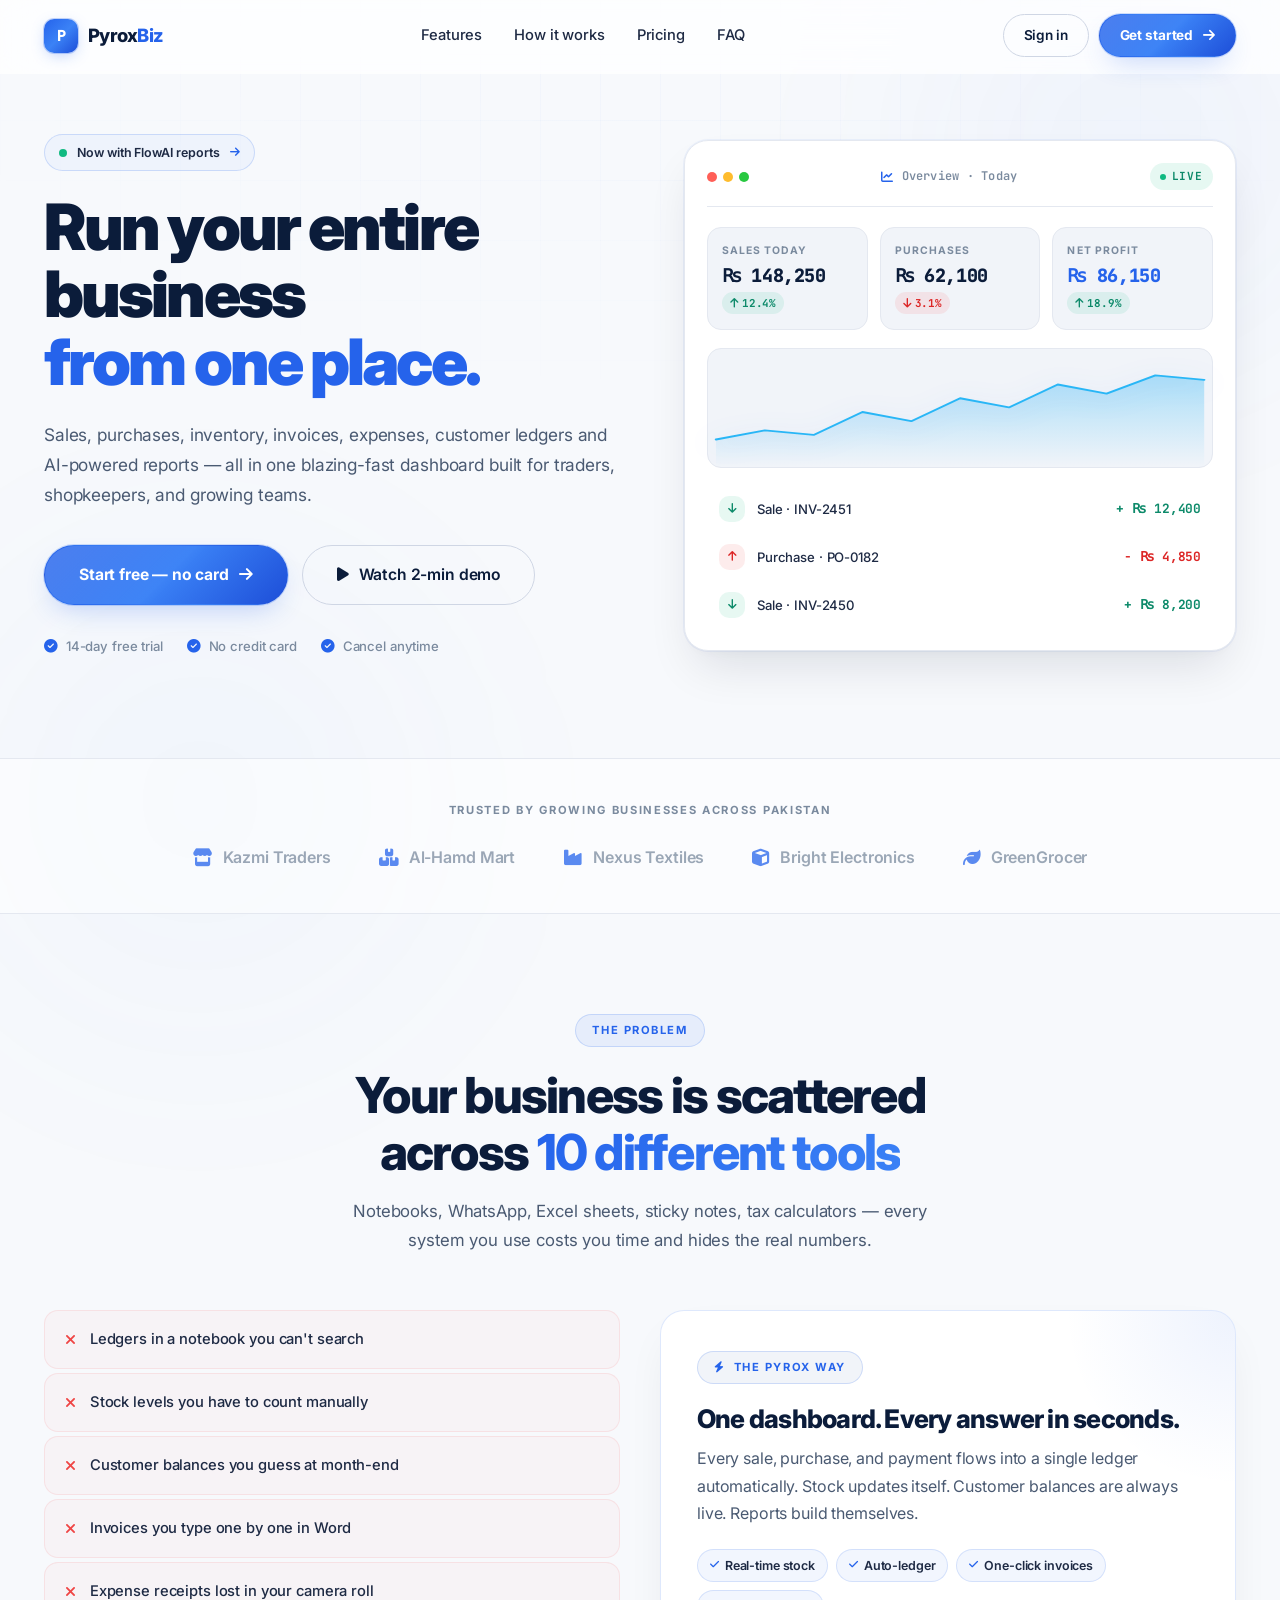
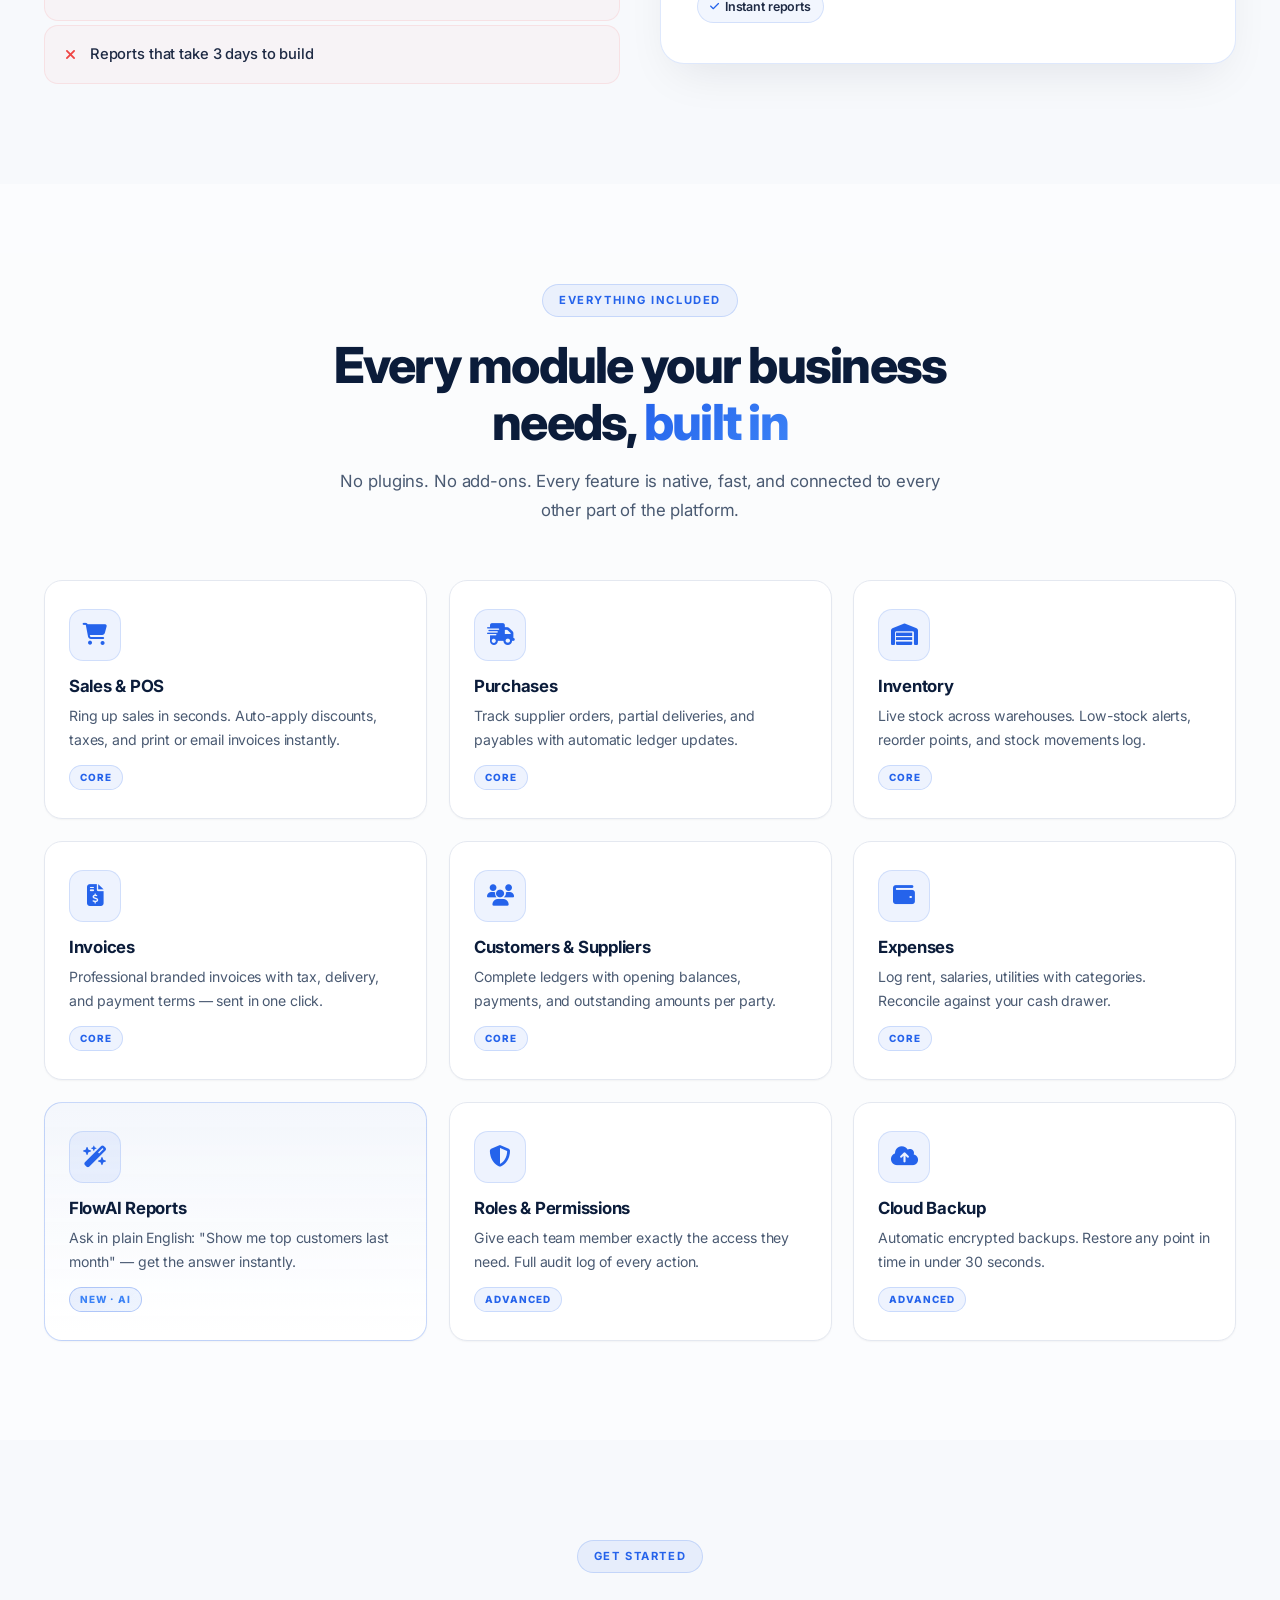
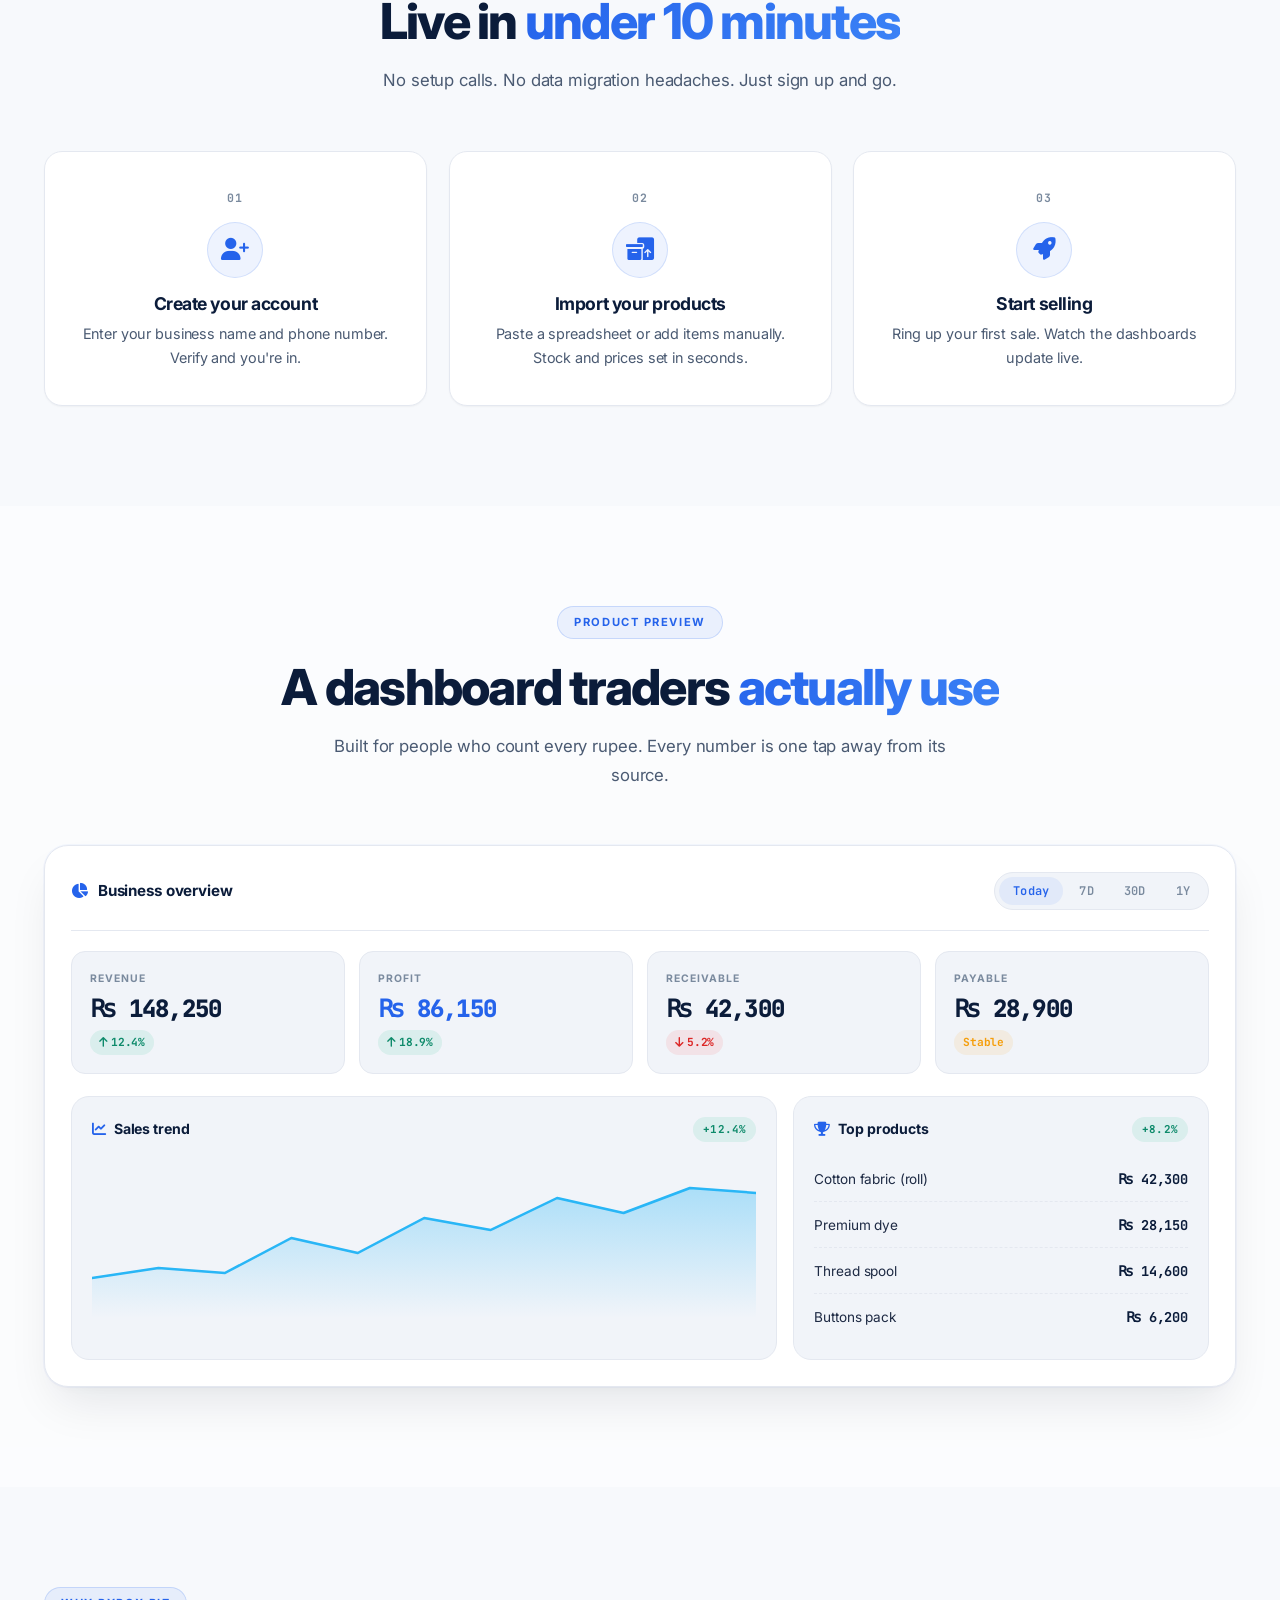
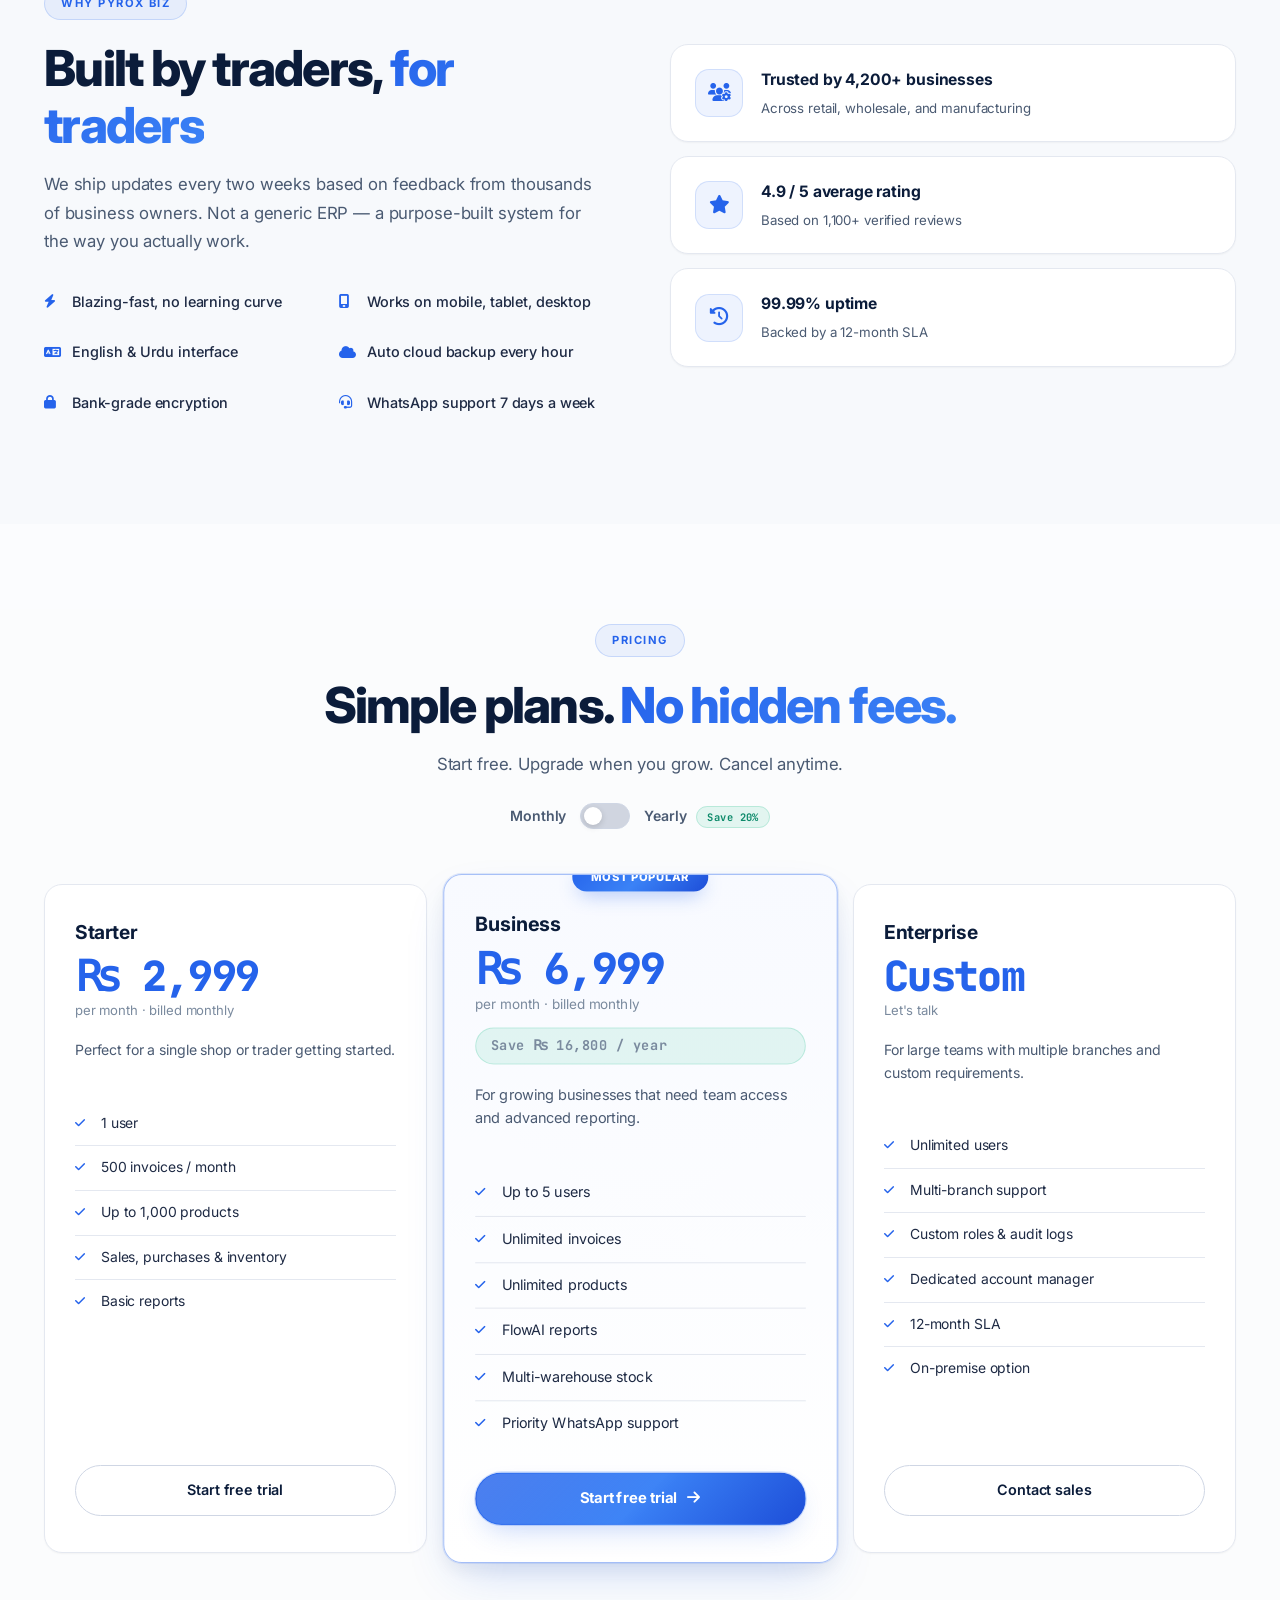
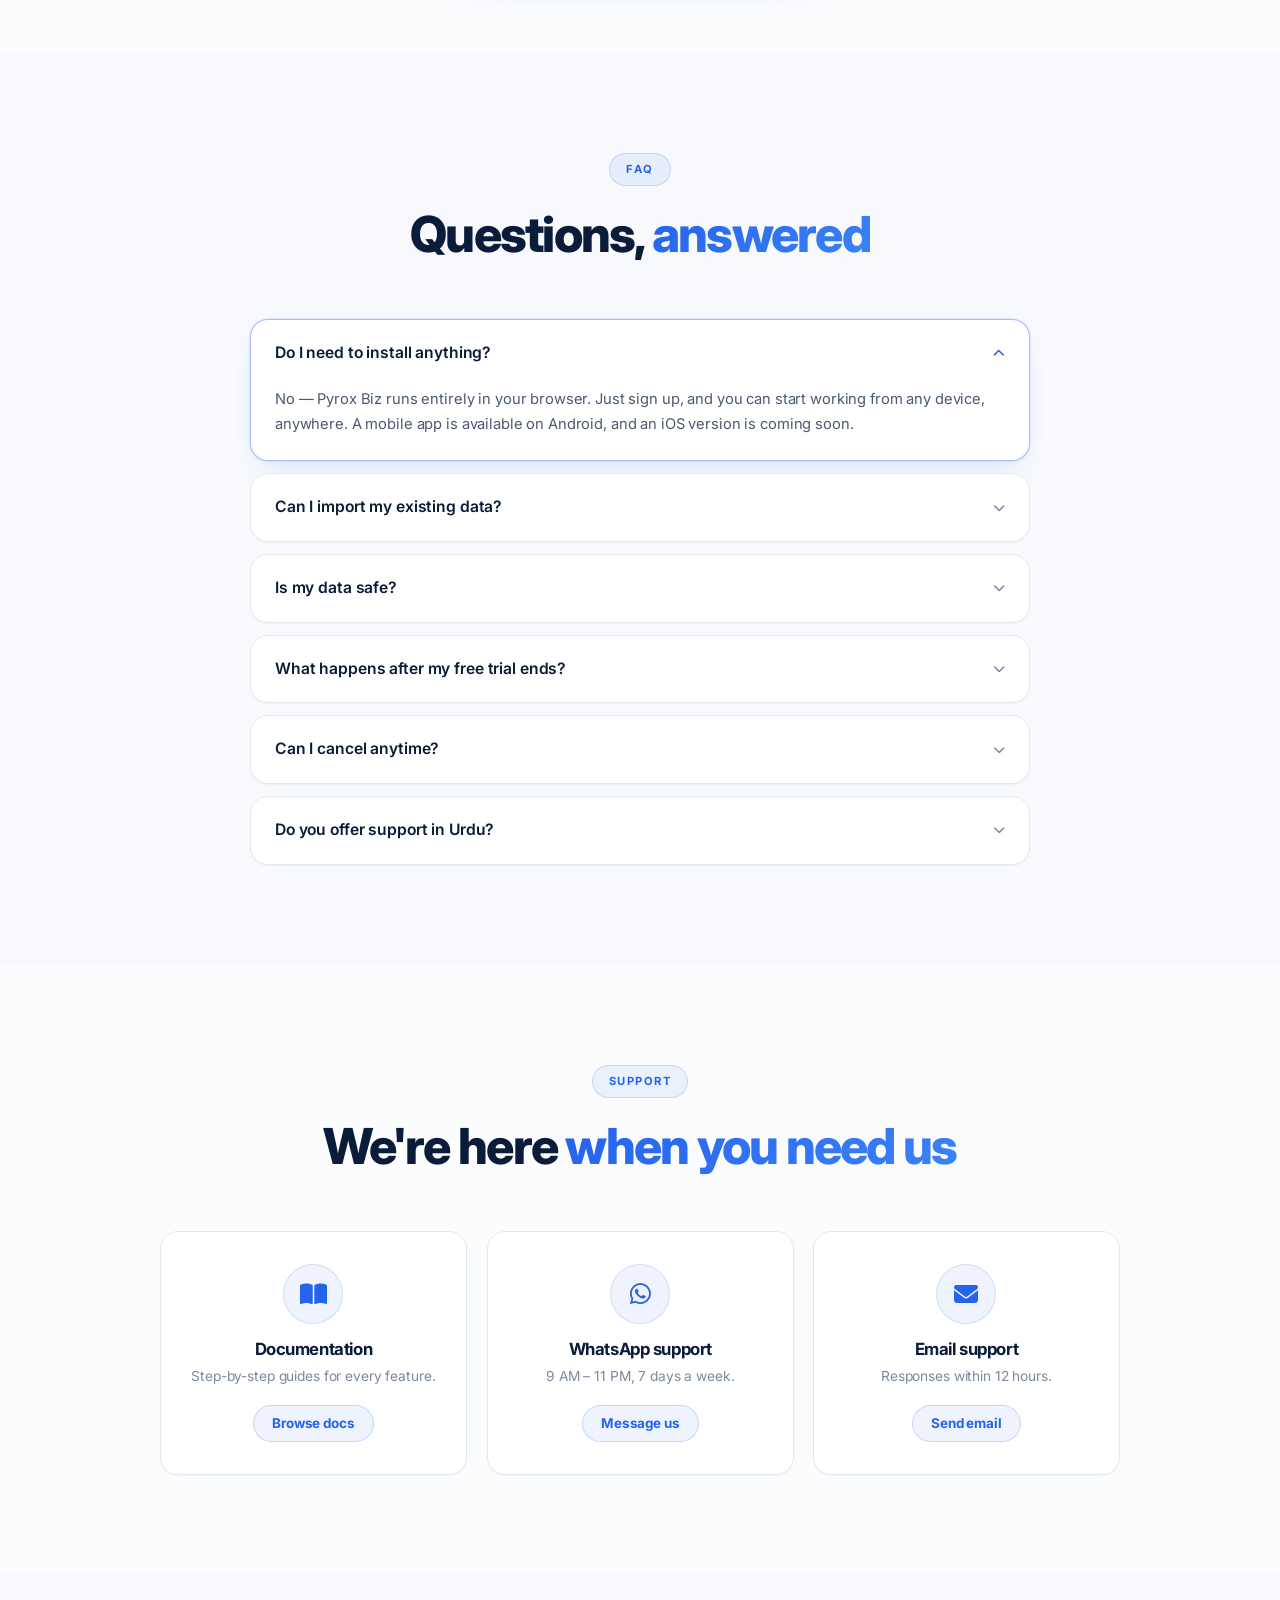
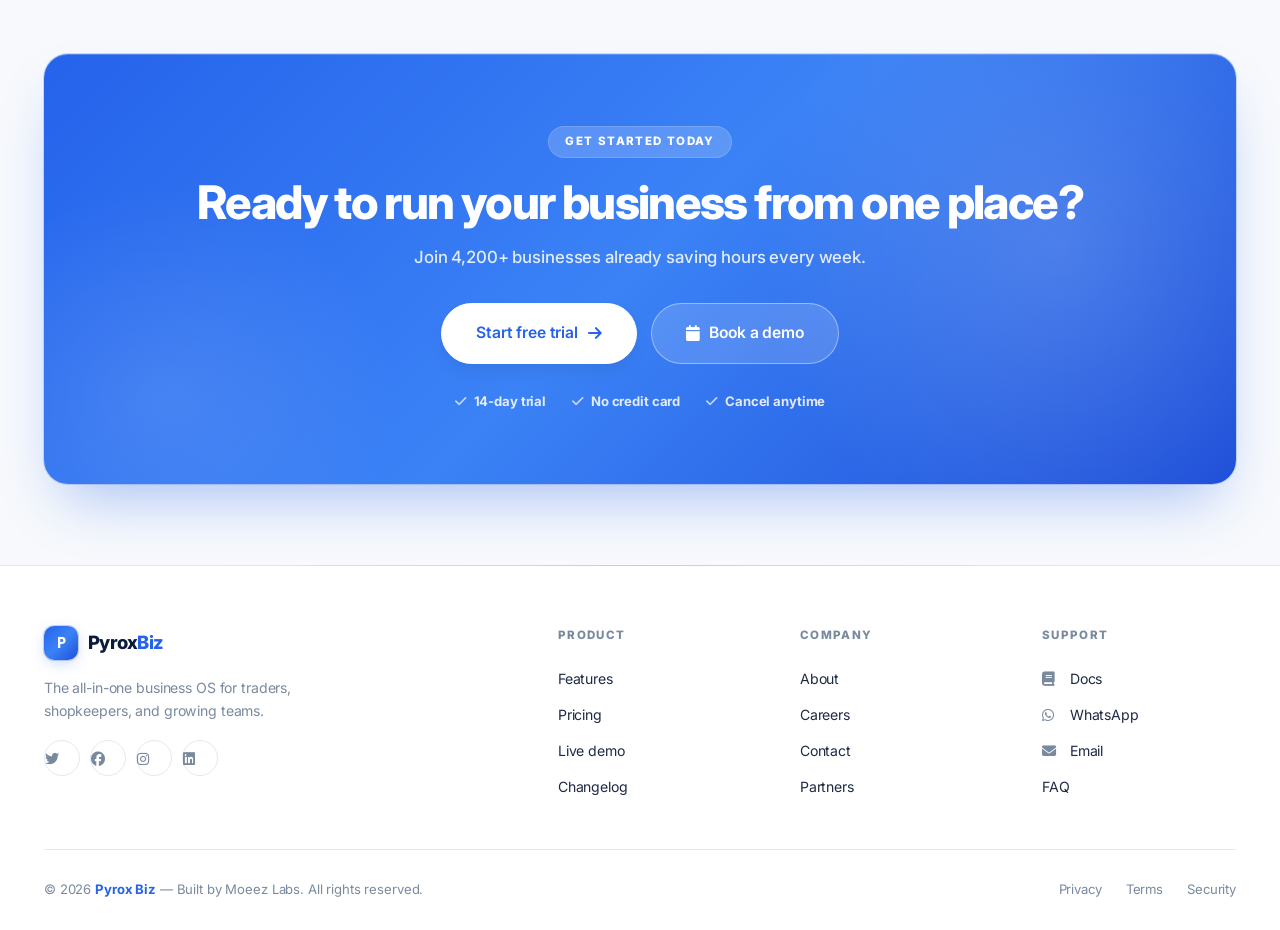
<file: index.html>
<!DOCTYPE html>
<html lang="en">
<head>
    <meta charset="UTF-8">
    <meta name="viewport" content="width=device-width, initial-scale=1.0">
    <meta name="theme-color" content="#050506">
    <title>Pyrox Biz — Run Your Entire Business From One Place</title>
    <meta name="description" content="Pyrox Biz is the all-in-one business OS for sales, purchases, inventory, invoices, expenses and AI-powered reporting. Built for traders, shopkeepers, and growing teams.">

    <link rel="preconnect" href="https://fonts.googleapis.com">
    <link rel="preconnect" href="https://fonts.gstatic.com" crossorigin>
    <link href="https://fonts.googleapis.com/css2?family=Inter:wght@400;500;600;700;800;900&family=JetBrains+Mono:wght@400;500;600;700&display=swap" rel="stylesheet">
    <link rel="stylesheet" href="https://cdnjs.cloudflare.com/ajax/libs/font-awesome/6.5.1/css/all.min.css">

    <link rel="stylesheet" href="index.css">
</head>
<body>

<!-- AMBIENT BACKGROUND -->
<div class="ambient-grid" aria-hidden="true"></div>
<div class="ambient-orb ambient-orb-1" aria-hidden="true"></div>
<div class="ambient-orb ambient-orb-2" aria-hidden="true"></div>

<!-- NAVBAR -->
<nav class="navbar" id="navbar">
    <div class="container nav-container">
        <a href="./index.html" class="logo">
            <span class="logo-mark">P</span>
            <span class="logo-text">Pyrox<span>Biz</span></span>
        </a>

        <ul class="nav-links">
            <li><a href="#features">Features</a></li>
            <li><a href="#how-it-works">How it works</a></li>
            <li><a href="#pricing">Pricing</a></li>
            <li><a href="#faq">FAQ</a></li>
        </ul>

        <div class="nav-actions">
            <a href="./auth/login.html" class="btn-outline">Sign in</a>
            <a href="./auth/signup.html" class="btn-primary">Get started <i class="fas fa-arrow-right"></i></a>
        </div>

        <button class="hamburger" id="hamburger" aria-label="Open menu" aria-expanded="false">
            <span></span><span></span><span></span>
        </button>
    </div>

    <div class="mobile-menu" id="mobileMenu">
        <a href="#features">Features</a>
        <a href="#how-it-works">How it works</a>
        <a href="#pricing">Pricing</a>
        <a href="#faq">FAQ</a>
        <div class="nav-actions">
            <a href="./auth/login.html" class="btn-outline">Sign in</a>
            <a href="./auth/signup.html" class="btn-primary">Get started</a>
        </div>
    </div>
</nav>

<!-- HERO -->
<section class="hero">
    <div class="container hero-inner">
        <div class="hero-content anim-fade-up">
            <div class="hero-badge">
                <span class="pulse-dot"></span>
                <span>Now with FlowAI reports</span>
                <i class="fas fa-arrow-right"></i>
            </div>

            <h1>
                Run your entire business
                <span class="hero-rotator" id="rotatingText">from one place.</span>
            </h1>

            <p>
                Sales, purchases, inventory, invoices, expenses, customer ledgers and
                AI-powered reports — all in one blazing-fast dashboard built for
                traders, shopkeepers, and growing teams.
            </p>

            <div class="hero-actions">
                <a href="./auth/signup.html" class="btn-primary btn-large">
                    Start free — no card
                    <i class="fas fa-arrow-right"></i>
                </a>
                <a href="#demo" class="btn-outline btn-large">
                    <i class="fas fa-play"></i>
                    Watch 2-min demo
                </a>
            </div>

            <div class="trust-badges">
                <span><i class="fas fa-check-circle"></i> 14-day free trial</span>
                <span><i class="fas fa-check-circle"></i> No credit card</span>
                <span><i class="fas fa-check-circle"></i> Cancel anytime</span>
            </div>
        </div>

        <div class="hero-preview anim-slide-right" data-delay="1">
            <div class="preview-header">
                <div class="preview-dots">
                    <span></span><span></span><span></span>
                </div>
                <div class="preview-title">
                    <i class="fas fa-chart-line"></i>
                    Overview · Today
                </div>
                <div class="preview-live">
                    <span class="pulse-dot"></span>
                    Live
                </div>
            </div>

            <div class="preview-stats">
                <div class="preview-stat">
                    <div class="preview-stat-label">Sales today</div>
                    <div class="preview-stat-value">₨ 148,250</div>
                    <div class="preview-stat-delta up"><i class="fas fa-arrow-up"></i> 12.4%</div>
                </div>
                <div class="preview-stat">
                    <div class="preview-stat-label">Purchases</div>
                    <div class="preview-stat-value">₨ 62,100</div>
                    <div class="preview-stat-delta down"><i class="fas fa-arrow-down"></i> 3.1%</div>
                </div>
                <div class="preview-stat">
                    <div class="preview-stat-label">Net profit</div>
                    <div class="preview-stat-value accent">₨ 86,150</div>
                    <div class="preview-stat-delta up"><i class="fas fa-arrow-up"></i> 18.9%</div>
                </div>
            </div>

            <div class="preview-chart">
                <svg viewBox="0 0 400 120" preserveAspectRatio="none" aria-hidden="true">
                    <defs>
                        <linearGradient id="heroChartGrad" x1="0" y1="0" x2="0" y2="1">
                            <stop offset="0%" stop-color="#29B6F6" stop-opacity="0.35"/>
                            <stop offset="100%" stop-color="#29B6F6" stop-opacity="0"/>
                        </linearGradient>
                    </defs>
                    <path class="preview-chart-area"
                          d="M0,90 L40,80 L80,85 L120,60 L160,70 L200,45 L240,55 L280,30 L320,40 L360,20 L400,25 L400,120 L0,120 Z"
                          fill="url(#heroChartGrad)"/>
                    <path class="preview-chart-line"
                          d="M0,90 L40,80 L80,85 L120,60 L160,70 L200,45 L240,55 L280,30 L320,40 L360,20 L400,25"
                          fill="none" stroke="#29B6F6" stroke-width="2" stroke-linecap="round" stroke-linejoin="round"/>
                </svg>
            </div>

            <div class="preview-list">
                <div class="preview-list-row">
                    <span class="preview-list-icon up"><i class="fas fa-arrow-down"></i></span>
                    <span class="preview-list-text">Sale · INV-2451</span>
                    <span class="preview-list-amount up">+ ₨ 12,400</span>
                </div>
                <div class="preview-list-row">
                    <span class="preview-list-icon down"><i class="fas fa-arrow-up"></i></span>
                    <span class="preview-list-text">Purchase · PO-0182</span>
                    <span class="preview-list-amount down">− ₨ 4,850</span>
                </div>
                <div class="preview-list-row">
                    <span class="preview-list-icon up"><i class="fas fa-arrow-down"></i></span>
                    <span class="preview-list-text">Sale · INV-2450</span>
                    <span class="preview-list-amount up">+ ₨ 8,200</span>
                </div>
            </div>
        </div>
    </div>
</section>

<!-- TRUSTED BY STRIP -->
<section class="logo-strip">
    <div class="container">
        <div class="logo-strip-label">Trusted by growing businesses across Pakistan</div>
        <div class="logo-strip-grid">
            <div class="company-logo"><i class="fas fa-store"></i> Kazmi Traders</div>
            <div class="company-logo"><i class="fas fa-boxes-stacked"></i> Al-Hamd Mart</div>
            <div class="company-logo"><i class="fas fa-industry"></i> Nexus Textiles</div>
            <div class="company-logo"><i class="fas fa-cube"></i> Bright Electronics</div>
            <div class="company-logo"><i class="fas fa-leaf"></i> GreenGrocer</div>
        </div>
    </div>
</section>

<!-- PROBLEMS → SOLUTION -->
<section class="challenges-section">
    <div class="container">
        <div class="section-head anim-fade-up">
            <div class="section-label">The problem</div>
            <h2 class="section-title">
                Your business is scattered across <span class="highlight">10 different tools</span>
            </h2>
            <p class="section-sub">
                Notebooks, WhatsApp, Excel sheets, sticky notes, tax calculators — every
                system you use costs you time and hides the real numbers.
            </p>
        </div>

        <div class="problem-grid">
            <ul class="problem-list anim-slide-left">
                <li><i class="fas fa-xmark"></i> Ledgers in a notebook you can't search</li>
                <li><i class="fas fa-xmark"></i> Stock levels you have to count manually</li>
                <li><i class="fas fa-xmark"></i> Customer balances you guess at month-end</li>
                <li><i class="fas fa-xmark"></i> Invoices you type one by one in Word</li>
                <li><i class="fas fa-xmark"></i> Expense receipts lost in your camera roll</li>
                <li><i class="fas fa-xmark"></i> Reports that take 3 days to build</li>
            </ul>

            <div class="solution-box anim-slide-right">
                <div class="section-label"><i class="fas fa-bolt"></i> The Pyrox way</div>
                <h3>One dashboard. Every answer in seconds.</h3>
                <p>
                    Every sale, purchase, and payment flows into a single ledger
                    automatically. Stock updates itself. Customer balances are always
                    live. Reports build themselves.
                </p>
                <div class="solution-tags">
                    <span><i class="fas fa-check"></i> Real-time stock</span>
                    <span><i class="fas fa-check"></i> Auto-ledger</span>
                    <span><i class="fas fa-check"></i> One-click invoices</span>
                    <span><i class="fas fa-check"></i> Instant reports</span>
                </div>
            </div>
        </div>
    </div>
</section>

<!-- FEATURES -->
<section class="features-section" id="features">
    <div class="container">
        <div class="section-head anim-fade-up">
            <div class="section-label">Everything included</div>
            <h2 class="section-title">
                Every module your business needs, <span class="highlight">built in</span>
            </h2>
            <p class="section-sub">
                No plugins. No add-ons. Every feature is native, fast, and connected to every other part of the platform.
            </p>
        </div>

        <div class="features-grid grid-3col">
            <article class="feature-card anim-fade-up" data-delay="0">
                <div class="feature-icon"><i class="fas fa-cart-shopping"></i></div>
                <h4>Sales & POS</h4>
                <p>Ring up sales in seconds. Auto-apply discounts, taxes, and print or email invoices instantly.</p>
                <span class="feature-tag">Core</span>
            </article>

            <article class="feature-card anim-fade-up" data-delay="1">
                <div class="feature-icon"><i class="fas fa-truck-fast"></i></div>
                <h4>Purchases</h4>
                <p>Track supplier orders, partial deliveries, and payables with automatic ledger updates.</p>
                <span class="feature-tag">Core</span>
            </article>

            <article class="feature-card anim-fade-up" data-delay="2">
                <div class="feature-icon"><i class="fas fa-warehouse"></i></div>
                <h4>Inventory</h4>
                <p>Live stock across warehouses. Low-stock alerts, reorder points, and stock movements log.</p>
                <span class="feature-tag">Core</span>
            </article>

            <article class="feature-card anim-fade-up" data-delay="3">
                <div class="feature-icon"><i class="fas fa-file-invoice-dollar"></i></div>
                <h4>Invoices</h4>
                <p>Professional branded invoices with tax, delivery, and payment terms — sent in one click.</p>
                <span class="feature-tag">Core</span>
            </article>

            <article class="feature-card anim-fade-up" data-delay="4">
                <div class="feature-icon"><i class="fas fa-users"></i></div>
                <h4>Customers & Suppliers</h4>
                <p>Complete ledgers with opening balances, payments, and outstanding amounts per party.</p>
                <span class="feature-tag">Core</span>
            </article>

            <article class="feature-card anim-fade-up" data-delay="5">
                <div class="feature-icon"><i class="fas fa-wallet"></i></div>
                <h4>Expenses</h4>
                <p>Log rent, salaries, utilities with categories. Reconcile against your cash drawer.</p>
                <span class="feature-tag">Core</span>
            </article>

            <article class="feature-card anim-fade-up featured-feature" data-delay="6">
                <div class="feature-icon"><i class="fas fa-wand-magic-sparkles"></i></div>
                <h4>FlowAI Reports</h4>
                <p>Ask in plain English: "Show me top customers last month" — get the answer instantly.</p>
                <span class="feature-tag ai">New · AI</span>
            </article>

            <article class="feature-card anim-fade-up" data-delay="7">
                <div class="feature-icon"><i class="fas fa-shield-halved"></i></div>
                <h4>Roles & Permissions</h4>
                <p>Give each team member exactly the access they need. Full audit log of every action.</p>
                <span class="feature-tag">Advanced</span>
            </article>

            <article class="feature-card anim-fade-up" data-delay="8">
                <div class="feature-icon"><i class="fas fa-cloud-arrow-up"></i></div>
                <h4>Cloud Backup</h4>
                <p>Automatic encrypted backups. Restore any point in time in under 30 seconds.</p>
                <span class="feature-tag">Advanced</span>
            </article>
        </div>
    </div>
</section>

<!-- HOW IT WORKS -->
<section class="process-section" id="how-it-works">
    <div class="container">
        <div class="section-head anim-fade-up">
            <div class="section-label">Get started</div>
            <h2 class="section-title">
                Live in <span class="highlight">under 10 minutes</span>
            </h2>
            <p class="section-sub">
                No setup calls. No data migration headaches. Just sign up and go.
            </p>
        </div>

        <div class="steps-grid grid-3col">
            <div class="step anim-fade-up" data-delay="0">
                <div class="step-number">01</div>
                <div class="step-icon"><i class="fas fa-user-plus"></i></div>
                <h4>Create your account</h4>
                <p>Enter your business name and phone number. Verify and you're in.</p>
            </div>

            <div class="step anim-fade-up" data-delay="1">
                <div class="step-number">02</div>
                <div class="step-icon"><i class="fas fa-boxes-packing"></i></div>
                <h4>Import your products</h4>
                <p>Paste a spreadsheet or add items manually. Stock and prices set in seconds.</p>
            </div>

            <div class="step anim-fade-up" data-delay="2">
                <div class="step-number">03</div>
                <div class="step-icon"><i class="fas fa-rocket"></i></div>
                <h4>Start selling</h4>
                <p>Ring up your first sale. Watch the dashboards update live.</p>
            </div>
        </div>
    </div>
</section>

<!-- DASHBOARD SHOWCASE -->
<section class="preview-section" id="demo">
    <div class="container">
        <div class="section-head anim-fade-up">
            <div class="section-label">Product preview</div>
            <h2 class="section-title">
                A dashboard traders <span class="highlight">actually use</span>
            </h2>
            <p class="section-sub">
                Built for people who count every rupee. Every number is one tap away from its source.
            </p>
        </div>

        <div class="preview-dash anim-scale-in">
            <div class="dash-topbar">
                <div class="dash-topbar-title">
                    <i class="fas fa-chart-pie"></i>
                    Business overview
                </div>
                <div class="dash-topbar-range">
                    <button class="active">Today</button>
                    <button>7D</button>
                    <button>30D</button>
                    <button>1Y</button>
                </div>
            </div>

            <div class="dash-kpis">
                <div class="dash-kpi">
                    <div class="dash-kpi-label">Revenue</div>
                    <div class="dash-kpi-value">₨ 148,250</div>
                    <div class="dash-kpi-delta up"><i class="fas fa-arrow-up"></i> 12.4%</div>
                </div>
                <div class="dash-kpi">
                    <div class="dash-kpi-label">Profit</div>
                    <div class="dash-kpi-value accent">₨ 86,150</div>
                    <div class="dash-kpi-delta up"><i class="fas fa-arrow-up"></i> 18.9%</div>
                </div>
                <div class="dash-kpi">
                    <div class="dash-kpi-label">Receivable</div>
                    <div class="dash-kpi-value">₨ 42,300</div>
                    <div class="dash-kpi-delta down"><i class="fas fa-arrow-down"></i> 5.2%</div>
                </div>
                <div class="dash-kpi">
                    <div class="dash-kpi-label">Payable</div>
                    <div class="dash-kpi-value">₨ 28,900</div>
                    <div class="dash-kpi-delta neutral">Stable</div>
                </div>
            </div>

            <div class="dash-grid">
                <div class="dash-card">
                    <div class="dash-header">
                        <strong><i class="fas fa-chart-line"></i> Sales trend</strong>
                        <span class="dash-badge positive">+12.4%</span>
                    </div>
                    <svg class="dash-chart" viewBox="0 0 600 160" preserveAspectRatio="none">
                        <defs>
                            <linearGradient id="dashGrad" x1="0" y1="0" x2="0" y2="1">
                                <stop offset="0%" stop-color="#29B6F6" stop-opacity="0.35"/>
                                <stop offset="100%" stop-color="#29B6F6" stop-opacity="0"/>
                            </linearGradient>
                        </defs>
                        <path d="M0,120 L60,110 L120,115 L180,80 L240,95 L300,60 L360,72 L420,40 L480,55 L540,30 L600,35 L600,160 L0,160 Z"
                              fill="url(#dashGrad)"/>
                        <path d="M0,120 L60,110 L120,115 L180,80 L240,95 L300,60 L360,72 L420,40 L480,55 L540,30 L600,35"
                              fill="none" stroke="#29B6F6" stroke-width="2.5" stroke-linecap="round" stroke-linejoin="round"/>
                    </svg>
                </div>

                <div class="dash-card">
                    <div class="dash-header">
                        <strong><i class="fas fa-trophy"></i> Top products</strong>
                        <span class="dash-badge positive">+8.2%</span>
                    </div>
                    <div class="dash-list">
                        <div class="dash-row"><span>Cotton fabric (roll)</span><span>₨ 42,300</span></div>
                        <div class="dash-row"><span>Premium dye</span><span>₨ 28,150</span></div>
                        <div class="dash-row"><span>Thread spool</span><span>₨ 14,600</span></div>
                        <div class="dash-row"><span>Buttons pack</span><span>₨ 6,200</span></div>
                    </div>
                </div>
            </div>
        </div>
    </div>
</section>

<!-- WHY / BENEFITS -->
<section class="why-section">
    <div class="container">
        <div class="grid-2col">
            <div class="anim-slide-left">
                <div class="section-label">Why Pyrox Biz</div>
                <h2 class="section-title">
                    Built by traders, <span class="highlight">for traders</span>
                </h2>
                <p class="section-sub">
                    We ship updates every two weeks based on feedback from thousands of
                    business owners. Not a generic ERP — a purpose-built system for the way you actually work.
                </p>
                <ul class="benefit-list">
                    <li><i class="fas fa-bolt"></i> Blazing-fast, no learning curve</li>
                    <li><i class="fas fa-mobile-screen"></i> Works on mobile, tablet, desktop</li>
                    <li><i class="fas fa-language"></i> English & Urdu interface</li>
                    <li><i class="fas fa-cloud"></i> Auto cloud backup every hour</li>
                    <li><i class="fas fa-lock"></i> Bank-grade encryption</li>
                    <li><i class="fas fa-headset"></i> WhatsApp support 7 days a week</li>
                </ul>
            </div>

            <div class="why-visual anim-slide-right">
                <div class="why-card">
                    <div class="why-card-icon"><i class="fas fa-users-gear"></i></div>
                    <div class="why-card-body">
                        <strong>Trusted by 4,200+ businesses</strong>
                        <span>Across retail, wholesale, and manufacturing</span>
                    </div>
                </div>
                <div class="why-card">
                    <div class="why-card-icon"><i class="fas fa-star"></i></div>
                    <div class="why-card-body">
                        <strong>4.9 / 5 average rating</strong>
                        <span>Based on 1,100+ verified reviews</span>
                    </div>
                </div>
                <div class="why-card">
                    <div class="why-card-icon"><i class="fas fa-clock-rotate-left"></i></div>
                    <div class="why-card-body">
                        <strong>99.99% uptime</strong>
                        <span>Backed by a 12-month SLA</span>
                    </div>
                </div>
            </div>
        </div>
    </div>
</section>

<!-- PRICING -->
<section class="pricing-section" id="pricing">
    <div class="container">
        <div class="section-head anim-fade-up">
            <div class="section-label">Pricing</div>
            <h2 class="section-title">
                Simple plans. <span class="highlight">No hidden fees.</span>
            </h2>
            <p class="section-sub">
                Start free. Upgrade when you grow. Cancel anytime.
            </p>

            <div class="pricing-toggle">
                <span class="toggle-label">Monthly</span>
                <label class="toggle-switch">
                    <input type="checkbox" id="pricingToggle">
                    <span class="slider"></span>
                </label>
                <span class="toggle-label">Yearly <span class="save-badge">Save 20%</span></span>
            </div>
        </div>

        <div class="pricing-grid grid-3col">
            <div class="pricing-card anim-fade-up" data-delay="0">
                <h4>Starter</h4>
                <div class="price" data-monthly="₨ 2,999" data-yearly="₨ 28,800">₨ 2,999</div>
                <p>per month · billed monthly</p>
                <p class="pricing-desc">Perfect for a single shop or trader getting started.</p>
                <ul class="pricing-features">
                    <li><i class="fas fa-check"></i> 1 user</li>
                    <li><i class="fas fa-check"></i> 500 invoices / month</li>
                    <li><i class="fas fa-check"></i> Up to 1,000 products</li>
                    <li><i class="fas fa-check"></i> Sales, purchases & inventory</li>
                    <li><i class="fas fa-check"></i> Basic reports</li>
                </ul>
                <a href="./auth/signup.html" class="btn-outline">Start free trial</a>
            </div>

            <div class="pricing-card featured anim-fade-up" data-delay="1">
                <div class="pricing-badge">Most popular</div>
                <h4>Business</h4>
                <div class="price" data-monthly="₨ 6,999" data-yearly="₨ 67,200">₨ 6,999</div>
                <p>per month · billed monthly</p>
                <p class="pricing-savings">Save ₨ 16,800 / year</p>
                <p class="pricing-desc">For growing businesses that need team access and advanced reporting.</p>
                <ul class="pricing-features">
                    <li><i class="fas fa-check"></i> Up to 5 users</li>
                    <li><i class="fas fa-check"></i> Unlimited invoices</li>
                    <li><i class="fas fa-check"></i> Unlimited products</li>
                    <li><i class="fas fa-check"></i> FlowAI reports</li>
                    <li><i class="fas fa-check"></i> Multi-warehouse stock</li>
                    <li><i class="fas fa-check"></i> Priority WhatsApp support</li>
                </ul>
                <a href="./auth/signup.html" class="btn-primary">Start free trial <i class="fas fa-arrow-right"></i></a>
            </div>

            <div class="pricing-card anim-fade-up" data-delay="2">
                <h4>Enterprise</h4>
                <div class="price">Custom</div>
                <p>Let's talk</p>
                <p class="pricing-desc">For large teams with multiple branches and custom requirements.</p>
                <ul class="pricing-features">
                    <li><i class="fas fa-check"></i> Unlimited users</li>
                    <li><i class="fas fa-check"></i> Multi-branch support</li>
                    <li><i class="fas fa-check"></i> Custom roles & audit logs</li>
                    <li><i class="fas fa-check"></i> Dedicated account manager</li>
                    <li><i class="fas fa-check"></i> 12-month SLA</li>
                    <li><i class="fas fa-check"></i> On-premise option</li>
                </ul>
                <a href="#" class="btn-outline">Contact sales</a>
            </div>
        </div>
    </div>
</section>

<!-- FAQ -->
<section class="faq-section" id="faq">
    <div class="container">
        <div class="section-head anim-fade-up">
            <div class="section-label">FAQ</div>
            <h2 class="section-title">
                Questions, <span class="highlight">answered</span>
            </h2>
        </div>

        <div class="faq-list">
            <div class="faq-item">
                <div class="faq-question">
                    <span>Do I need to install anything?</span>
                    <i class="fas fa-chevron-down"></i>
                </div>
                <div class="faq-answer">
                    No — Pyrox Biz runs entirely in your browser. Just sign up, and you can
                    start working from any device, anywhere. A mobile app is available on
                    Android, and an iOS version is coming soon.
                </div>
            </div>

            <div class="faq-item">
                <div class="faq-question">
                    <span>Can I import my existing data?</span>
                    <i class="fas fa-chevron-down"></i>
                </div>
                <div class="faq-answer">
                    Yes. You can import your products, customers, suppliers, and opening
                    balances from Excel or CSV files in minutes. Our team will also help
                    you migrate from other systems for free on Business and Enterprise plans.
                </div>
            </div>

            <div class="faq-item">
                <div class="faq-question">
                    <span>Is my data safe?</span>
                    <i class="fas fa-chevron-down"></i>
                </div>
                <div class="faq-answer">
                    Absolutely. All data is encrypted in transit and at rest. We perform
                    hourly automated backups and store them in geo-redundant data centers.
                    Only you and the users you authorize can access your business data.
                </div>
            </div>

            <div class="faq-item">
                <div class="faq-question">
                    <span>What happens after my free trial ends?</span>
                    <i class="fas fa-chevron-down"></i>
                </div>
                <div class="faq-answer">
                    Your trial lasts 14 days. When it ends, you can pick a plan and keep
                    going with no data loss. If you decide not to continue, your data stays
                    safe and can be exported any time.
                </div>
            </div>

            <div class="faq-item">
                <div class="faq-question">
                    <span>Can I cancel anytime?</span>
                    <i class="fas fa-chevron-down"></i>
                </div>
                <div class="faq-answer">
                    Yes. Cancel from your dashboard with one click. You'll keep access until
                    the end of your billing period, and we'll never charge you again.
                </div>
            </div>

            <div class="faq-item">
                <div class="faq-question">
                    <span>Do you offer support in Urdu?</span>
                    <i class="fas fa-chevron-down"></i>
                </div>
                <div class="faq-answer">
                    Yes — our WhatsApp support team responds in both English and Urdu,
                    seven days a week, from 9 AM to 11 PM.
                </div>
            </div>
        </div>
    </div>
</section>

<!-- SUPPORT -->
<section class="support-section">
    <div class="container">
        <div class="section-head anim-fade-up">
            <div class="section-label">Support</div>
            <h2 class="section-title">
                We're here <span class="highlight">when you need us</span>
            </h2>
        </div>

        <div class="support-grid">
            <div class="support-card anim-fade-up" data-delay="0">
                <div class="support-icon"><i class="fas fa-book-open"></i></div>
                <h4>Documentation</h4>
                <p>Step-by-step guides for every feature.</p>
                <a href="#" class="support-link">Browse docs</a>
            </div>

            <div class="support-card anim-fade-up" data-delay="1">
                <div class="support-icon"><i class="fab fa-whatsapp"></i></div>
                <h4>WhatsApp support</h4>
                <p>9 AM – 11 PM, 7 days a week.</p>
                <a href="#" class="support-link">Message us</a>
            </div>

            <div class="support-card anim-fade-up" data-delay="2">
                <div class="support-icon"><i class="fas fa-envelope"></i></div>
                <h4>Email support</h4>
                <p>Responses within 12 hours.</p>
                <a href="#" class="support-link">Send email</a>
            </div>
        </div>
    </div>
</section>

<!-- FINAL CTA -->
<section class="cta-section">
    <div class="container">
        <div class="cta-box anim-scale-in">
            <div class="cta-content">
                <div class="cta-label">Get started today</div>
                <h2>Ready to run your business from one place?</h2>
                <p>Join 4,200+ businesses already saving hours every week.</p>
                <div class="cta-actions">
                    <a href="./auth/signup.html" class="btn-white btn-large">
                        Start free trial
                        <i class="fas fa-arrow-right"></i>
                    </a>
                    <a href="#" class="btn-outline-white btn-large">
                        <i class="fas fa-calendar"></i>
                        Book a demo
                    </a>
                </div>
                <div class="cta-features">
                    <span><i class="fas fa-check"></i> 14-day trial</span>
                    <span><i class="fas fa-check"></i> No credit card</span>
                    <span><i class="fas fa-check"></i> Cancel anytime</span>
                </div>
            </div>
        </div>
    </div>
</section>

<!-- FOOTER -->
<footer>
    <div class="container">
        <div class="footer-grid">
            <div class="footer-col">
                <div class="logo">
                    <span class="logo-mark">P</span>
                    <span class="logo-text">Pyrox<span>Biz</span></span>
                </div>
                <p>The all-in-one business OS for traders, shopkeepers, and growing teams.</p>
                <div class="footer-socials">
                    <a href="#" aria-label="Twitter"><i class="fab fa-twitter"></i></a>
                    <a href="#" aria-label="Facebook"><i class="fab fa-facebook"></i></a>
                    <a href="#" aria-label="Instagram"><i class="fab fa-instagram"></i></a>
                    <a href="#" aria-label="LinkedIn"><i class="fab fa-linkedin"></i></a>
                </div>
            </div>

            <div class="footer-col">
                <strong>Product</strong>
                <a href="#features">Features</a>
                <a href="#pricing">Pricing</a>
                <a href="#demo">Live demo</a>
                <a href="#">Changelog</a>
            </div>

            <div class="footer-col">
                <strong>Company</strong>
                <a href="#">About</a>
                <a href="#">Careers</a>
                <a href="#">Contact</a>
                <a href="#">Partners</a>
            </div>

            <div class="footer-col">
                <strong>Support</strong>
                <a href="#"><i class="fas fa-book"></i> Docs</a>
                <a href="#"><i class="fab fa-whatsapp"></i> WhatsApp</a>
                <a href="#"><i class="fas fa-envelope"></i> Email</a>
                <a href="#faq">FAQ</a>
            </div>
        </div>

        <div class="footer-bottom">
            <p>© 2026 <strong>Pyrox Biz</strong> — Built by Moeez Labs. All rights reserved.</p>
            <div class="footer-legal">
                <a href="#">Privacy</a>
                <a href="#">Terms</a>
                <a href="#">Security</a>
            </div>
        </div>
    </div>
</footer>

<!-- BACK TO TOP -->
<button class="back-top-btn" id="backToTop" aria-label="Back to top">
    <i class="fas fa-arrow-up"></i>
</button>

<script src="index.js"></script>
</body>
</html>
</file>
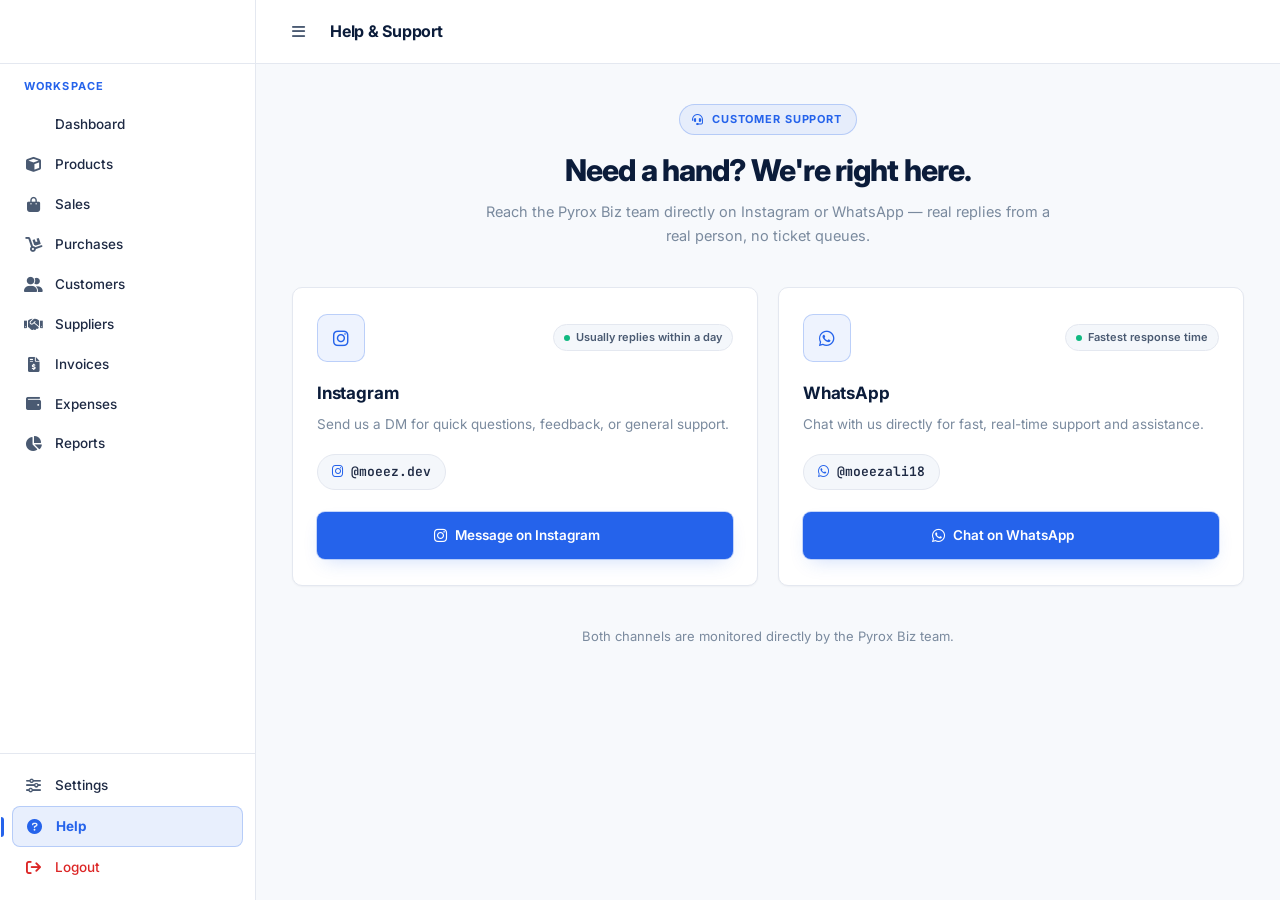
<file: help/help.html>
<!DOCTYPE html>
<html lang="en">
<head>
<meta charset="UTF-8">
<meta name="viewport" content="width=device-width, initial-scale=1.0">
<title>Help & Support · Pyrox Biz</title>
<link rel="preconnect" href="https://fonts.googleapis.com">
<link rel="preconnect" href="https://fonts.gstatic.com" crossorigin>
<link href="https://fonts.googleapis.com/css2?family=Inter:opsz,wght@14..32,400;14..32,500;14..32,600;14..32,700;14..32,800&family=JetBrains+Mono:wght@400;500;600;700&display=swap" rel="stylesheet">
<link rel="stylesheet" href="https://cdnjs.cloudflare.com/ajax/libs/font-awesome/6.0.0-beta3/css/all.min.css">
<link rel="stylesheet" href="help.css">
<link rel="stylesheet" href="../css/shared-sidebar.css">
</head>
<body>

<div class="app-shell">

  <!-- ============ SIDEBAR ============ -->
  <aside class="sidebar" id="sidebar">
    <div class="sidebar-head">
      <button class="sidebar-close" id="sidebarClose" aria-label="Close menu"><i class="fas fa-xmark"></i></button>
    </div>

    <nav class="sidebar-nav" aria-label="Primary">
      <span class="nav-label">Workspace</span>
      <ul>
        <li><a href="../dashboard/dashboard.html" class="nav-link"><i class="fas fa-grid-2 nav-icon"></i><span>Dashboard</span></a></li>
        <li><a href="../products/products.html" class="nav-link"><i class="fas fa-cube nav-icon"></i><span>Products</span></a></li>
        <li><a href="../sales/sales.html" class="nav-link"><i class="fas fa-bag-shopping nav-icon"></i><span>Sales</span></a></li>
        <li><a href="../purchases/purchases.html" class="nav-link"><i class="fas fa-dolly nav-icon"></i><span>Purchases</span></a></li>
        <li><a href="../customers/customers.html" class="nav-link"><i class="fas fa-user-group nav-icon"></i><span>Customers</span></a></li>
        <li><a href="../suppliers/suppliers.html" class="nav-link"><i class="fas fa-handshake nav-icon"></i><span>Suppliers</span></a></li>
        <li><a href="../invoices/invoices.html" class="nav-link"><i class="fas fa-file-invoice-dollar nav-icon"></i><span>Invoices</span></a></li>
        <li><a href="../expenses/expenses.html" class="nav-link"><i class="fas fa-wallet nav-icon"></i><span>Expenses</span></a></li>
        <li><a href="../reports/reports.html" class="nav-link"><i class="fas fa-chart-pie nav-icon"></i><span>Reports</span></a></li>
      </ul>
    </nav>

    <div class="sidebar-foot">
      <ul>
        <li><a href="../settings/settings.html" class="nav-link"><i class="fas fa-sliders nav-icon"></i><span>Settings</span></a></li>
        <li><a href="../help/help.html" class="nav-link active" aria-current="page"><i class="fas fa-circle-question nav-icon"></i><span>Help</span></a></li>
        <li><a href="#" class="nav-link nav-link-danger" id="logoutBtn"><i class="fas fa-arrow-right-from-bracket nav-icon"></i><span>Logout</span></a></li>
      </ul>
    </div>
  </aside>

  <div class="sidebar-overlay" id="sidebarOverlay"></div>

  <!-- ============ MAIN ============ -->
  <div class="main">

    <header class="topbar">
      <div class="topbar-left">
        <button class="icon-btn menu-toggle" id="menuToggle" aria-label="Open menu" aria-expanded="false"><i class="fas fa-bars"></i></button>
        <h1 class="page-title">Help & Support</h1>
      </div>
    </header>

    <main class="content">

      <section class="support-hero reveal">
        <span class="support-eyebrow"><i class="fas fa-headset"></i> Customer Support</span>
        <h2 class="support-title">Need a hand? We're right here.</h2>
        <p class="support-sub">Reach the Pyrox Biz team directly on Instagram or WhatsApp — real replies from a real person, no ticket queues.</p>
      </section>

      <section class="support-grid">

        <!-- ============ INSTAGRAM CARD ============ -->
        <div class="support-card reveal" style="--rd:.05s">
          <div class="support-card-top">
            <div class="support-card-icon"><i class="fab fa-instagram"></i></div>
            <span class="support-availability"><span class="availability-dot"></span> Usually replies within a day</span>
          </div>
          <h3 class="support-card-title">Instagram</h3>
          <p class="support-card-desc">Send us a DM for quick questions, feedback, or general support.</p>
          <div class="support-card-handle"><i class="fab fa-instagram"></i><span>@moeez.dev</span></div>
          <a href="https://instagram.com/moeez.dev" target="_blank" rel="noopener noreferrer" class="support-btn" id="instagramBtn">
            <i class="fab fa-instagram"></i><span>Message on Instagram</span><i class="fas fa-arrow-right btn-arrow"></i>
          </a>
        </div>

        <!-- ============ WHATSAPP CARD ============ -->
        <div class="support-card reveal" style="--rd:.12s">
          <div class="support-card-top">
            <div class="support-card-icon"><i class="fab fa-whatsapp"></i></div>
            <span class="support-availability"><span class="availability-dot"></span> Fastest response time</span>
          </div>
          <h3 class="support-card-title">WhatsApp</h3>
          <p class="support-card-desc">Chat with us directly for fast, real-time support and assistance.</p>
          <div class="support-card-handle"><i class="fab fa-whatsapp"></i><span>@moeezali18</span></div>
          <!-- IMPORTANT: wa.me links require a real phone number, not a
               username. Replace 'moeezali18' below with the actual number
               (country code + digits only, e.g. 923001234567) or this
               button will fail to open a chat. -->
          <a href="https://wa.me/moeezali18" target="_blank" rel="noopener noreferrer" class="support-btn" id="whatsappBtn">
            <i class="fab fa-whatsapp"></i><span>Chat on WhatsApp</span><i class="fas fa-arrow-right btn-arrow"></i>
          </a>
        </div>

      </section>

      <p class="support-footnote reveal" style="--rd:.18s">Both channels are monitored directly by the Pyrox Biz team.</p>

    </main>
  </div>
</div>

<script src="help.js"></script>
</body>
</html>
</file>
<file: index.css>
/* ============================================================
   LANDING.CSS — Pyrox Biz | Premium Light Trading Theme · Azure
   ============================================================ */

:root {
    color-scheme: light;

    --bg: #F7F9FC;
    --bg-2: #FFFFFF;
    --surface: #FFFFFF;
    --card: #FFFFFF;
    --elevated: #FFFFFF;
    --elevated-2: #F1F4F9;
    --border: #E4E8F0;
    --border-strong: #CFD6E4;

    --primary: #2563EB;
    --primary-dark: #1D4ED8;
    --primary-darker: #1E40AF;
    --primary-light: #3B82F6;
    --primary-tint: rgba(37, 99, 235, 0.08);
    --primary-soft: rgba(37, 99, 235, 0.04);
    --primary-glow: rgba(37, 99, 235, 0.28);
    --primary-gradient: linear-gradient(135deg, #2563EB, #3B82F6, #1D4ED8);

    --text-primary: #0B1C3A;
    --text-secondary: #1E2A44;
    --text-soft: #4A5A72;
    --text-muted: #7A8A9E;

    --success: #10B981;
    --success-tint: rgba(16, 185, 129, 0.10);
    --success-text: #0D8A6A;
    --danger: #EF4444;
    --danger-tint: rgba(239, 68, 68, 0.10);
    --danger-text: #DC2626;
    --warning: #F59E0B;
    --warning-tint: rgba(245, 158, 11, 0.10);

    --shadow-sm: 0 1px 3px rgba(0, 0, 0, 0.02), 0 1px 2px rgba(0, 0, 0, 0.03);
    --shadow-md: 0 8px 20px -6px rgba(0, 20, 40, 0.08), 0 2px 6px -2px rgba(0, 0, 0, 0.02);
    --shadow-lg: 0 24px 48px -12px rgba(0, 20, 40, 0.12), 0 6px 16px -6px rgba(0, 0, 0, 0.02);
    --shadow-xl: 0 32px 64px -16px rgba(0, 20, 40, 0.16), 0 12px 24px -8px rgba(0, 0, 0, 0.04);
    --shadow-glow: 0 0 0 1px rgba(37, 99, 235, 0.20), 0 12px 28px -10px rgba(37, 99, 235, 0.30);
    --shadow-glow-hover: 0 0 0 1px rgba(37, 99, 235, 0.35), 0 16px 36px -12px rgba(37, 99, 235, 0.40);

    --radius: 24px;
    --radius-md: 18px;
    --radius-sm: 14px;
    --radius-xs: 10px;
    --radius-full: 999px;

    --transition: 0.3s cubic-bezier(0.34, 1.56, 0.64, 1);
    --ease-out: cubic-bezier(0.16, 1, 0.3, 1);

    --font-family: 'Inter', -apple-system, BlinkMacSystemFont, 'Segoe UI', sans-serif;
    --font-mono: 'JetBrains Mono', ui-monospace, monospace;
}

/* ============================================================
   RESET
   ============================================================ */
*, *::before, *::after {
    margin: 0;
    padding: 0;
    box-sizing: border-box;
}

html {
    scroll-behavior: smooth;
    -webkit-text-size-adjust: 100%;
}

body {
    font-family: var(--font-family);
    background: var(--bg);
    color: var(--text-secondary);
    line-height: 1.7;
    overflow-x: hidden;
    -webkit-font-smoothing: antialiased;
    -moz-osx-font-smoothing: grayscale;
    text-rendering: optimizeLegibility;
    letter-spacing: -0.008em;
}

a { color: inherit; text-decoration: none; transition: color 0.2s ease; }
img, svg { display: block; max-width: 100%; }
button { font-family: inherit; cursor: pointer; border: none; background: none; color: inherit; }
ul { list-style: none; }
h1, h2, h3, h4, h5, h6 { color: var(--text-primary); font-weight: 700; letter-spacing: -0.025em; line-height: 1.15; }
p { margin: 0; }

::selection { background: var(--primary); color: #FFFFFF; }

::-webkit-scrollbar { width: 10px; height: 10px; }
::-webkit-scrollbar-track { background: var(--bg); }
::-webkit-scrollbar-thumb {
    background: var(--border-strong);
    border-radius: 999px;
    border: 2px solid var(--bg);
}
::-webkit-scrollbar-thumb:hover { background: var(--primary); }

:focus-visible {
    outline: none;
    box-shadow: 0 0 0 3px var(--primary-tint), 0 0 0 5px rgba(37, 99, 235, 0.4);
    border-radius: 6px;
}

/* ============================================================
   AMBIENT BACKGROUND
   ============================================================ */
.ambient-grid {
    position: fixed;
    inset: 0;
    background-image:
        linear-gradient(rgba(37, 99, 235, 0.025) 1px, transparent 1px),
        linear-gradient(90deg, rgba(37, 99, 235, 0.025) 1px, transparent 1px);
    background-size: 60px 60px;
    mask-image: radial-gradient(ellipse 80% 60% at 50% 0%, black 20%, transparent 75%);
    -webkit-mask-image: radial-gradient(ellipse 80% 60% at 50% 0%, black 20%, transparent 75%);
    pointer-events: none;
    z-index: 0;
}

.ambient-orb {
    position: fixed;
    border-radius: 50%;
    pointer-events: none;
    z-index: 0;
    filter: blur(90px);
    opacity: 0.5;
}

.ambient-orb-1 {
    top: -200px;
    right: -200px;
    width: 700px;
    height: 700px;
    background: radial-gradient(circle, rgba(37, 99, 235, 0.10), transparent 65%);
    animation: orbFloat1 26s ease-in-out infinite;
}

.ambient-orb-2 {
    bottom: -300px;
    left: -200px;
    width: 800px;
    height: 800px;
    background: radial-gradient(circle, rgba(59, 130, 246, 0.08), transparent 65%);
    animation: orbFloat2 32s ease-in-out infinite;
}

@keyframes orbFloat1 {
    0%, 100% { transform: translate(0, 0) scale(1); }
    50% { transform: translate(-60px, 50px) scale(1.1); }
}

@keyframes orbFloat2 {
    0%, 100% { transform: translate(0, 0) scale(1); }
    50% { transform: translate(70px, -60px) scale(1.15); }
}

.container {
    max-width: 1240px;
    margin: 0 auto;
    padding: 0 24px;
    position: relative;
    z-index: 1;
}

/* ============================================================
   ANIMATIONS
   ============================================================ */
@keyframes fadeUp {
    from { opacity: 0; transform: translateY(30px); }
    to   { opacity: 1; transform: translateY(0); }
}

@keyframes slideDown {
    from { opacity: 0; transform: translateY(-12px); }
    to   { opacity: 1; transform: translateY(0); }
}

@keyframes pulseDot {
    0%, 100% { box-shadow: 0 0 0 0 rgba(16, 185, 129, 0.5); transform: scale(1); }
    50%      { box-shadow: 0 0 0 8px rgba(16, 185, 129, 0); transform: scale(1.15); }
}

@keyframes float {
    0%, 100% { transform: translateY(0); }
    50%      { transform: translateY(-12px); }
}

/* Scroll-triggered animation utilities
   ⚠️ IMPORTANT: These have a CSS-only fallback so content is NEVER
   hidden even if landing.js fails to load. */
.anim-fade-up,
.anim-slide-left,
.anim-slide-right,
.anim-scale-in {
    opacity: 0;
    transition: opacity 0.8s var(--ease-out), transform 0.8s var(--ease-out);
    will-change: opacity, transform;
    animation: revealFallback 0.9s var(--ease-out) 0.35s forwards;
}

.anim-fade-up { transform: translateY(30px); }
.anim-slide-left { transform: translateX(-30px); }
.anim-slide-right { transform: translateX(30px); }
.anim-scale-in { transform: scale(0.94); }

.anim-fade-up.visible,
.anim-slide-left.visible,
.anim-slide-right.visible,
.anim-scale-in.visible {
    opacity: 1;
    transform: translate(0, 0) scale(1);
    animation: none;
}

/* CSS-only reveal fallback — kicks in even if JS never runs */
@keyframes revealFallback {
    to {
        opacity: 1;
        transform: translate(0, 0) scale(1);
    }
}

/* ============================================================
   BUTTONS
   ============================================================ */
.btn-primary,
.btn-outline,
.btn-white,
.btn-outline-white {
    display: inline-flex;
    align-items: center;
    justify-content: center;
    gap: 10px;
    padding: 12px 26px;
    border-radius: var(--radius-full);
    font-size: 0.9rem;
    font-weight: 600;
    cursor: pointer;
    transition: all var(--transition);
    white-space: nowrap;
    position: relative;
    overflow: hidden;
    letter-spacing: -0.01em;
    border: 1.5px solid transparent;
}

.btn-primary i,
.btn-outline i,
.btn-white i,
.btn-outline-white i {
    transition: transform 0.3s var(--ease-out);
}

.btn-primary:hover i,
.btn-outline:hover i,
.btn-white:hover i,
.btn-outline-white:hover i {
    transform: translateX(3px);
}

.btn-large {
    padding: 16px 34px;
    font-size: 0.98rem;
}

.btn-primary {
    background: var(--primary-gradient);
    color: #FFFFFF;
    font-weight: 700;
    box-shadow: var(--shadow-glow);
}

.btn-primary::after {
    content: '';
    position: absolute;
    inset: 0;
    background: linear-gradient(135deg, rgba(255, 255, 255, 0.18) 0%, transparent 55%);
    pointer-events: none;
}

.btn-primary:hover {
    transform: translateY(-2px) scale(1.02);
    box-shadow: var(--shadow-glow-hover);
}

.btn-primary:active { transform: scale(0.97); }

.btn-outline {
    background: transparent;
    color: var(--text-primary);
    border-color: var(--border-strong);
}

.btn-outline:hover {
    background: var(--primary-tint);
    border-color: var(--primary);
    color: var(--primary);
    transform: translateY(-2px);
    box-shadow: 0 8px 24px -10px rgba(37, 99, 235, 0.3);
}

.btn-white {
    background: #FFFFFF;
    color: var(--primary);
    border-color: #FFFFFF;
    box-shadow: 0 8px 20px -6px rgba(0, 0, 0, 0.10);
}

.btn-white:hover {
    background: #F0F5FF;
    border-color: #F0F5FF;
    transform: translateY(-2px);
    box-shadow: 0 12px 28px -8px rgba(0, 0, 0, 0.15);
}

.btn-outline-white {
    background: rgba(255, 255, 255, 0.15);
    color: #FFFFFF;
    border-color: rgba(255, 255, 255, 0.4);
}

.btn-outline-white:hover {
    background: rgba(255, 255, 255, 0.25);
    border-color: #FFFFFF;
    transform: translateY(-2px);
}

/* ============================================================
   NAVBAR
   ============================================================ */
.navbar {
    position: sticky;
    top: 0;
    z-index: 100;
    padding: 14px 0;
    background: rgba(255, 255, 255, 0.75);
    backdrop-filter: blur(20px) saturate(1.4);
    -webkit-backdrop-filter: blur(20px) saturate(1.4);
    border-bottom: 1px solid transparent;
    transition: all 0.4s var(--ease-out);
}

.navbar.scrolled {
    background: rgba(255, 255, 255, 0.95);
    border-bottom-color: var(--border);
    box-shadow: 0 4px 30px rgba(0, 20, 40, 0.06), 0 1px 0 rgba(37, 99, 235, 0.05);
}

.nav-container {
    display: flex;
    align-items: center;
    justify-content: space-between;
    gap: 20px;
}

.logo {
    display: flex;
    align-items: center;
    gap: 10px;
    font-weight: 800;
    font-size: 1.15rem;
    letter-spacing: -0.03em;
    color: var(--text-primary);
    transition: opacity 0.2s ease;
}

.logo:hover { opacity: 0.85; }

.logo-mark {
    width: 34px;
    height: 34px;
    border-radius: 10px;
    background: var(--primary-gradient);
    color: #FFFFFF;
    display: inline-flex;
    align-items: center;
    justify-content: center;
    font-weight: 900;
    font-size: 0.95rem;
    font-family: var(--font-mono);
    box-shadow: 0 0 0 1px rgba(37, 99, 235, 0.25), 0 4px 16px -4px rgba(37, 99, 235, 0.4);
    transition: transform 0.4s var(--transition);
}

.logo:hover .logo-mark {
    transform: rotate(-6deg) scale(1.06);
}

.logo-text {
    font-weight: 800;
    letter-spacing: -0.04em;
}

.logo-text span { color: var(--primary); }

.nav-links {
    display: flex;
    align-items: center;
    gap: 32px;
    font-weight: 500;
    font-size: 0.92rem;
}

.nav-links a {
    color: var(--text-secondary);
    position: relative;
    padding: 6px 0;
    transition: color 0.25s ease;
}

.nav-links a::after {
    content: '';
    position: absolute;
    bottom: 0;
    left: 0;
    width: 0;
    height: 2px;
    background: linear-gradient(90deg, var(--primary), var(--primary-light));
    border-radius: 2px;
    box-shadow: 0 0 8px rgba(37, 99, 235, 0.5);
    transition: width 0.35s var(--ease-out);
}

.nav-links a:hover { color: var(--text-primary); }
.nav-links a:hover::after { width: 100%; }

.nav-actions {
    display: flex;
    align-items: center;
    gap: 10px;
}

.nav-actions .btn-outline,
.nav-actions .btn-primary {
    padding: 9px 20px;
    font-size: 0.85rem;
}

.hamburger {
    display: none;
    flex-direction: column;
    gap: 5px;
    padding: 8px;
    border-radius: var(--radius-xs);
    transition: background 0.2s ease;
}

.hamburger:hover { background: var(--primary-tint); }

.hamburger span {
    width: 24px;
    height: 2.5px;
    background: var(--text-primary);
    border-radius: 4px;
    transition: all 0.3s var(--ease-out);
}

.hamburger.active span:nth-child(1) { transform: rotate(45deg) translate(5px, 5px); }
.hamburger.active span:nth-child(2) { opacity: 0; }
.hamburger.active span:nth-child(3) { transform: rotate(-45deg) translate(5px, -5px); }

.mobile-menu {
    max-height: 0;
    overflow: hidden;
    opacity: 0;
    padding: 0 24px;
    margin-top: 0;
    background: var(--elevated);
    border-radius: var(--radius-md);
    border: 1px solid var(--border);
    box-shadow: var(--shadow-md);
    transition: max-height 0.4s var(--ease-out), opacity 0.3s ease, padding 0.3s ease, margin 0.3s ease;
}

.mobile-menu.open {
    max-height: 520px;
    opacity: 1;
    padding: 24px;
    margin-top: 12px;
    display: flex;
    flex-direction: column;
    gap: 4px;
    animation: slideDown 0.3s var(--ease-out);
}

.mobile-menu a {
    font-weight: 500;
    color: var(--text-secondary);
    padding: 12px 4px;
    border-bottom: 1px solid var(--border);
    transition: all 0.25s ease;
}

.mobile-menu a:last-of-type { border-bottom: none; }
.mobile-menu a:hover { color: var(--primary); padding-left: 8px; }

.mobile-menu .nav-actions {
    flex-direction: column;
    align-items: stretch;
    margin-top: 12px;
    gap: 10px;
}

.mobile-menu .nav-actions .btn-primary,
.mobile-menu .nav-actions .btn-outline {
    justify-content: center;
    width: 100%;
}

/* ============================================================
   SECTIONS
   ============================================================ */
section {
    padding: 100px 0;
    position: relative;
    z-index: 1;
}

section:nth-of-type(even) {
    background: rgba(255, 255, 255, 0.5);
}

.section-head {
    text-align: center;
    max-width: 720px;
    margin: 0 auto 56px;
}

.section-label {
    display: inline-flex;
    align-items: center;
    gap: 8px;
    background: var(--primary-tint);
    color: var(--primary);
    font-weight: 700;
    font-size: 0.7rem;
    letter-spacing: 0.14em;
    text-transform: uppercase;
    padding: 6px 16px;
    border-radius: var(--radius-full);
    margin-bottom: 20px;
    border: 1px solid rgba(37, 99, 235, 0.18);
}

.section-title {
    font-size: clamp(1.9rem, 4vw, 3.1rem);
    font-weight: 800;
    letter-spacing: -0.035em;
    margin-bottom: 16px;
}

.section-sub {
    color: var(--text-soft);
    font-size: 1.05rem;
    line-height: 1.7;
    max-width: 620px;
    margin: 0 auto;
}

.highlight {
    background: linear-gradient(135deg, var(--primary), var(--primary-light));
    -webkit-background-clip: text;
    -webkit-text-fill-color: transparent;
    background-clip: text;
    color: var(--primary);
    position: relative;
}

.grid-2col {
    display: grid;
    grid-template-columns: repeat(2, 1fr);
    gap: 60px;
    align-items: center;
}

.grid-3col {
    display: grid;
    grid-template-columns: repeat(auto-fit, minmax(280px, 1fr));
    gap: 22px;
}

/* ============================================================
   HERO
   ============================================================ */
.hero {
    padding: 60px 0 100px;
    position: relative;
    overflow: hidden;
}

.hero-inner {
    display: grid;
    grid-template-columns: 1.05fr 1fr;
    gap: 60px;
    align-items: center;
}

.hero-badge {
    display: inline-flex;
    align-items: center;
    gap: 10px;
    background: var(--primary-soft);
    border: 1px solid rgba(37, 99, 235, 0.18);
    color: var(--text-secondary);
    font-size: 0.78rem;
    font-weight: 600;
    padding: 7px 14px;
    border-radius: var(--radius-full);
    margin-bottom: 22px;
    letter-spacing: -0.005em;
}

.hero-badge i {
    color: var(--primary);
    font-size: 0.7rem;
}

.pulse-dot {
    display: inline-block;
    width: 8px;
    height: 8px;
    background: var(--success);
    border-radius: 50%;
    animation: pulseDot 1.8s ease-in-out infinite;
    flex-shrink: 0;
}

.hero-content h1 {
    font-size: clamp(2.4rem, 5vw, 4.2rem);
    font-weight: 900;
    letter-spacing: -0.045em;
    line-height: 1.05;
    margin-bottom: 22px;
    color: var(--text-primary);
}

.hero-rotator {
    display: block;
    color: var(--primary);
    transition: opacity 0.4s ease, transform 0.4s ease;
    min-height: 1.1em;
}

.hero-content p {
    font-size: 1.08rem;
    color: var(--text-soft);
    line-height: 1.75;
    margin-bottom: 34px;
    max-width: 54ch;
}

.hero-actions {
    display: flex;
    gap: 14px;
    flex-wrap: wrap;
    margin-bottom: 30px;
}

.trust-badges {
    display: flex;
    gap: 24px;
    flex-wrap: wrap;
}

.trust-badges span {
    display: inline-flex;
    align-items: center;
    gap: 8px;
    font-size: 0.82rem;
    color: var(--text-muted);
    font-weight: 500;
}

.trust-badges i {
    color: var(--primary);
    font-size: 0.85rem;
}

.hero-preview {
    background: #FFFFFF;
    border-radius: var(--radius);
    border: 1px solid var(--border);
    padding: 22px;
    box-shadow:
        0 24px 48px -12px rgba(0, 20, 40, 0.12),
        0 6px 16px -6px rgba(0, 0, 0, 0.04),
        0 0 0 1px rgba(37, 99, 235, 0.06);
    animation: float 7s ease-in-out infinite;
    transition: transform 0.5s var(--ease-out), box-shadow 0.5s var(--ease-out);
}

.hero-preview:hover {
    transform: translateY(-6px);
    box-shadow:
        0 32px 64px -16px rgba(0, 20, 40, 0.16),
        0 8px 24px -8px rgba(0, 0, 0, 0.06),
        0 0 0 1px rgba(37, 99, 235, 0.15);
}

.preview-header {
    display: flex;
    align-items: center;
    justify-content: space-between;
    margin-bottom: 20px;
    padding-bottom: 16px;
    border-bottom: 1px solid var(--border);
}

.preview-dots {
    display: flex;
    gap: 6px;
}

.preview-dots span {
    width: 10px;
    height: 10px;
    border-radius: 50%;
    background: var(--border-strong);
}

.preview-dots span:nth-child(1) { background: #FF5F57; }
.preview-dots span:nth-child(2) { background: #FEBC2E; }
.preview-dots span:nth-child(3) { background: #28C840; }

.preview-title {
    display: inline-flex;
    align-items: center;
    gap: 8px;
    font-size: 0.75rem;
    font-weight: 600;
    color: var(--text-muted);
    font-family: var(--font-mono);
    letter-spacing: 0.02em;
}

.preview-title i { color: var(--primary); }

.preview-live {
    display: inline-flex;
    align-items: center;
    gap: 6px;
    font-size: 0.7rem;
    font-weight: 700;
    color: var(--success-text);
    background: var(--success-tint);
    padding: 4px 10px;
    border-radius: var(--radius-full);
    text-transform: uppercase;
    letter-spacing: 0.08em;
    font-family: var(--font-mono);
}

.preview-live .pulse-dot {
    width: 6px;
    height: 6px;
}

.preview-stats {
    display: grid;
    grid-template-columns: repeat(3, 1fr);
    gap: 12px;
    margin-bottom: 18px;
}

.preview-stat {
    background: var(--elevated-2);
    border: 1px solid var(--border);
    border-radius: var(--radius-sm);
    padding: 14px 14px;
    transition: border-color 0.3s ease;
}

.preview-stat:hover {
    border-color: rgba(37, 99, 235, 0.3);
}

.preview-stat-label {
    font-size: 0.65rem;
    text-transform: uppercase;
    letter-spacing: 0.1em;
    color: var(--text-muted);
    font-weight: 700;
    margin-bottom: 6px;
}

.preview-stat-value {
    font-family: var(--font-mono);
    font-size: 1.15rem;
    font-weight: 800;
    color: var(--text-primary);
    letter-spacing: -0.02em;
    line-height: 1.1;
}

.preview-stat-value.accent { color: var(--primary); }

.preview-stat-delta {
    font-size: 0.68rem;
    font-weight: 700;
    margin-top: 6px;
    display: inline-flex;
    align-items: center;
    gap: 4px;
    padding: 2px 8px;
    border-radius: var(--radius-full);
    font-family: var(--font-mono);
}

.preview-stat-delta.up { background: var(--success-tint); color: var(--success-text); }
.preview-stat-delta.down { background: var(--danger-tint); color: var(--danger-text); }
.preview-stat-delta.neutral { background: var(--warning-tint); color: var(--warning); }

.preview-chart {
    height: 120px;
    margin-bottom: 18px;
    border-radius: var(--radius-sm);
    background: var(--elevated-2);
    padding: 8px 8px 0;
    border: 1px solid var(--border);
}

.preview-chart svg {
    width: 100%;
    height: 100%;
    overflow: visible;
}

.preview-chart-line {
    filter: drop-shadow(0 4px 12px rgba(37, 99, 235, 0.3));
}

.preview-list {
    display: flex;
    flex-direction: column;
    gap: 2px;
}

.preview-list-row {
    display: flex;
    align-items: center;
    gap: 12px;
    padding: 10px 12px;
    border-radius: var(--radius-xs);
    transition: background 0.2s ease;
    font-size: 0.82rem;
}

.preview-list-row:hover { background: var(--primary-soft); }

.preview-list-icon {
    width: 26px;
    height: 26px;
    border-radius: var(--radius-xs);
    display: inline-flex;
    align-items: center;
    justify-content: center;
    font-size: 0.7rem;
    flex-shrink: 0;
}

.preview-list-icon.up { background: var(--success-tint); color: var(--success-text); }
.preview-list-icon.down { background: var(--danger-tint); color: var(--danger-text); }

.preview-list-text {
    color: var(--text-secondary);
    font-weight: 500;
    flex: 1;
}

.preview-list-amount {
    font-family: var(--font-mono);
    font-weight: 700;
    font-size: 0.8rem;
}

.preview-list-amount.up { color: var(--success-text); }
.preview-list-amount.down { color: var(--danger-text); }

/* ============================================================
   LOGO STRIP
   ============================================================ */
.logo-strip {
    padding: 42px 0;
    background: #FFFFFF;
    border-top: 1px solid var(--border);
    border-bottom: 1px solid var(--border);
    position: relative;
}

.logo-strip-label {
    text-align: center;
    font-size: 0.7rem;
    text-transform: uppercase;
    letter-spacing: 0.15em;
    color: var(--text-muted);
    margin-bottom: 24px;
    font-weight: 700;
}

.logo-strip-grid {
    display: flex;
    justify-content: center;
    align-items: center;
    gap: 48px;
    flex-wrap: wrap;
}

.company-logo {
    display: inline-flex;
    align-items: center;
    gap: 10px;
    font-size: 1rem;
    font-weight: 600;
    color: var(--text-muted);
    transition: all 0.3s var(--ease-out);
    opacity: 0.75;
}

.company-logo:hover {
    color: var(--text-primary);
    opacity: 1;
    transform: translateY(-2px);
}

.company-logo i {
    color: var(--primary);
    font-size: 1.1rem;
}

/* ============================================================
   CHALLENGES / SOLUTION
   ============================================================ */
.challenges-section { background: transparent; }

.problem-grid {
    display: grid;
    grid-template-columns: 1fr 1fr;
    gap: 40px;
    align-items: start;
}

.problem-list {
    display: flex;
    flex-direction: column;
    gap: 4px;
}

.problem-list li {
    display: flex;
    align-items: center;
    gap: 14px;
    padding: 16px 20px;
    border-radius: var(--radius-sm);
    background: rgba(239, 68, 68, 0.03);
    border: 1px solid rgba(239, 68, 68, 0.10);
    color: var(--text-secondary);
    font-weight: 500;
    font-size: 0.92rem;
    transition: all 0.3s var(--ease-out);
}

.problem-list li:hover {
    background: rgba(239, 68, 68, 0.06);
    border-color: rgba(239, 68, 68, 0.25);
    transform: translateX(4px);
}

.problem-list li i {
    color: var(--danger);
    font-size: 0.95rem;
    flex-shrink: 0;
}

.solution-box {
    background: #FFFFFF;
    padding: 40px 36px;
    border-radius: var(--radius);
    border: 1px solid rgba(37, 99, 235, 0.15);
    position: relative;
    overflow: hidden;
    box-shadow: 0 20px 48px -16px rgba(0, 20, 40, 0.10);
}

.solution-box::before {
    content: '';
    position: absolute;
    top: -50%;
    right: -30%;
    width: 60%;
    height: 100%;
    background: radial-gradient(ellipse, rgba(37, 99, 235, 0.08) 0%, transparent 70%);
    pointer-events: none;
}

.solution-box .section-label {
    background: var(--elevated-2);
    margin-bottom: 20px;
    position: relative;
}

.solution-box h3 {
    font-size: 1.6rem;
    font-weight: 800;
    margin-bottom: 12px;
    letter-spacing: -0.03em;
    position: relative;
}

.solution-box p {
    color: var(--text-soft);
    font-size: 1rem;
    line-height: 1.7;
    position: relative;
    margin-bottom: 22px;
}

.solution-tags {
    display: flex;
    flex-wrap: wrap;
    gap: 8px;
    position: relative;
}

.solution-tags span {
    display: inline-flex;
    align-items: center;
    gap: 6px;
    background: rgba(37, 99, 235, 0.06);
    border: 1px solid rgba(37, 99, 235, 0.15);
    color: var(--text-secondary);
    font-size: 0.78rem;
    font-weight: 600;
    padding: 5px 12px;
    border-radius: var(--radius-full);
}

.solution-tags span i {
    color: var(--primary);
    font-size: 0.65rem;
}

/* ============================================================
   FEATURES
   ============================================================ */
.features-grid {
    grid-template-columns: repeat(auto-fit, minmax(300px, 1fr));
}

.feature-card {
    background: #FFFFFF;
    padding: 28px 24px;
    border-radius: var(--radius-md);
    border: 1px solid var(--border);
    transition: all 0.4s var(--ease-out);
    position: relative;
    overflow: hidden;
    box-shadow: var(--shadow-sm);
}

.feature-card::before {
    content: '';
    position: absolute;
    top: 0;
    left: 0;
    width: 100%;
    height: 2px;
    background: var(--primary-gradient);
    opacity: 0;
    transition: opacity 0.35s ease;
}

.feature-card:hover {
    border-color: rgba(37, 99, 235, 0.3);
    background: #FFFFFF;
    transform: translateY(-5px);
    box-shadow:
        0 0 0 1px rgba(37, 99, 235, 0.10),
        0 20px 40px -16px rgba(37, 99, 235, 0.20),
        0 4px 16px rgba(0, 20, 40, 0.06);
}

.feature-card:hover::before { opacity: 1; }

.feature-icon {
    width: 52px;
    height: 52px;
    background: rgba(37, 99, 235, 0.08);
    border: 1px solid rgba(37, 99, 235, 0.15);
    border-radius: var(--radius-sm);
    display: inline-flex;
    align-items: center;
    justify-content: center;
    margin-bottom: 16px;
    transition: all 0.35s var(--ease-out);
}

.feature-card:hover .feature-icon {
    background: var(--primary);
    border-color: var(--primary);
    transform: rotate(-5deg) scale(1.06);
    box-shadow: 0 8px 20px -6px rgba(37, 99, 235, 0.4);
}

.feature-icon i {
    font-size: 1.35rem;
    color: var(--primary);
    transition: color 0.3s ease;
}

.feature-card:hover .feature-icon i { color: #FFFFFF; }

.feature-card h4 {
    font-size: 1.05rem;
    font-weight: 700;
    margin-bottom: 8px;
    letter-spacing: -0.015em;
}

.feature-card p {
    color: var(--text-soft);
    font-size: 0.88rem;
    line-height: 1.65;
}

.feature-tag {
    display: inline-block;
    margin-top: 14px;
    font-size: 0.62rem;
    font-weight: 800;
    text-transform: uppercase;
    letter-spacing: 0.1em;
    color: var(--primary);
    background: var(--primary-tint);
    padding: 3px 10px;
    border-radius: var(--radius-full);
    border: 1px solid rgba(37, 99, 235, 0.18);
}

.feature-tag.ai {
    background: linear-gradient(135deg, rgba(37, 99, 235, 0.10), rgba(59, 130, 246, 0.08));
    border-color: rgba(37, 99, 235, 0.3);
    color: var(--primary-light);
}

.featured-feature {
    background: linear-gradient(180deg, rgba(37, 99, 235, 0.03) 0%, #FFFFFF 100%);
    border-color: rgba(37, 99, 235, 0.25);
}

/* ============================================================
   PROCESS
   ============================================================ */
.process-section { background: transparent; }

.steps-grid {
    grid-template-columns: repeat(auto-fit, minmax(260px, 1fr));
}

.step {
    background: #FFFFFF;
    padding: 36px 28px;
    border-radius: var(--radius-md);
    border: 1px solid var(--border);
    text-align: center;
    transition: all 0.4s var(--ease-out);
    position: relative;
    box-shadow: var(--shadow-sm);
}

.step:hover {
    transform: translateY(-6px);
    border-color: rgba(37, 99, 235, 0.3);
    box-shadow:
        0 0 0 1px rgba(37, 99, 235, 0.10),
        0 20px 40px -16px rgba(37, 99, 235, 0.20);
}

.step-number {
    font-family: var(--font-mono);
    font-size: 0.72rem;
    font-weight: 700;
    color: var(--text-muted);
    letter-spacing: 0.15em;
    margin-bottom: 14px;
}

.step-icon {
    width: 56px;
    height: 56px;
    background: rgba(37, 99, 235, 0.08);
    border: 1px solid rgba(37, 99, 235, 0.15);
    border-radius: 50%;
    display: inline-flex;
    align-items: center;
    justify-content: center;
    margin: 0 auto 16px;
    font-size: 1.4rem;
    color: var(--primary);
    transition: all 0.4s var(--ease-out);
}

.step:hover .step-icon {
    background: var(--primary);
    color: #FFFFFF;
    border-color: var(--primary);
    transform: scale(1.08);
    box-shadow: 0 12px 28px -8px rgba(37, 99, 235, 0.4);
}

.step h4 {
    font-size: 1.1rem;
    font-weight: 700;
    margin-bottom: 8px;
}

.step p {
    color: var(--text-soft);
    font-size: 0.9rem;
    line-height: 1.65;
}

/* ============================================================
   DASHBOARD SHOWCASE
   ============================================================ */
.preview-dash {
    background: #FFFFFF;
    border-radius: var(--radius);
    padding: 26px;
    border: 1px solid var(--border);
    box-shadow:
        0 24px 48px -12px rgba(0, 20, 40, 0.10),
        0 6px 16px -6px rgba(0, 0, 0, 0.04),
        0 0 0 1px rgba(37, 99, 235, 0.04);
    transition: box-shadow 0.5s var(--ease-out);
}

.preview-dash:hover {
    box-shadow:
        0 32px 64px -16px rgba(0, 20, 40, 0.14),
        0 8px 24px -8px rgba(0, 0, 0, 0.05),
        0 0 0 1px rgba(37, 99, 235, 0.12);
}

.dash-topbar {
    display: flex;
    align-items: center;
    justify-content: space-between;
    padding-bottom: 20px;
    margin-bottom: 20px;
    border-bottom: 1px solid var(--border);
    flex-wrap: wrap;
    gap: 12px;
}

.dash-topbar-title {
    display: inline-flex;
    align-items: center;
    gap: 10px;
    font-weight: 700;
    font-size: 0.95rem;
    color: var(--text-primary);
}

.dash-topbar-title i { color: var(--primary); }

.dash-topbar-range {
    display: inline-flex;
    gap: 2px;
    padding: 4px;
    background: var(--elevated-2);
    border: 1px solid var(--border);
    border-radius: var(--radius-full);
}

.dash-topbar-range button {
    padding: 6px 14px;
    border-radius: var(--radius-full);
    font-size: 0.75rem;
    font-weight: 600;
    color: var(--text-muted);
    font-family: var(--font-mono);
    letter-spacing: 0.02em;
    transition: all 0.2s ease;
}

.dash-topbar-range button:hover { color: var(--text-primary); }

.dash-topbar-range button.active {
    background: var(--primary-tint);
    color: var(--primary);
}

.dash-kpis {
    display: grid;
    grid-template-columns: repeat(auto-fit, minmax(180px, 1fr));
    gap: 14px;
    margin-bottom: 22px;
}

.dash-kpi {
    background: var(--elevated-2);
    border: 1px solid var(--border);
    border-radius: var(--radius-sm);
    padding: 18px 18px;
    transition: all 0.3s var(--ease-out);
}

.dash-kpi:hover {
    border-color: rgba(37, 99, 235, 0.3);
    background: var(--primary-soft);
}

.dash-kpi-label {
    font-size: 0.65rem;
    text-transform: uppercase;
    letter-spacing: 0.1em;
    color: var(--text-muted);
    font-weight: 700;
    margin-bottom: 8px;
}

.dash-kpi-value {
    font-family: var(--font-mono);
    font-size: 1.5rem;
    font-weight: 800;
    color: var(--text-primary);
    letter-spacing: -0.03em;
    line-height: 1.1;
}

.dash-kpi-value.accent { color: var(--primary); }

.dash-kpi-delta {
    display: inline-flex;
    align-items: center;
    gap: 4px;
    margin-top: 8px;
    font-size: 0.7rem;
    font-weight: 700;
    font-family: var(--font-mono);
    padding: 3px 9px;
    border-radius: var(--radius-full);
}

.dash-kpi-delta.up { background: var(--success-tint); color: var(--success-text); }
.dash-kpi-delta.down { background: var(--danger-tint); color: var(--danger-text); }
.dash-kpi-delta.neutral { background: var(--warning-tint); color: var(--warning); }

.dash-grid {
    display: grid;
    grid-template-columns: 1.7fr 1fr;
    gap: 16px;
}

.dash-card {
    background: var(--elevated-2);
    padding: 20px;
    border-radius: var(--radius-md);
    border: 1px solid var(--border);
    transition: all 0.3s var(--ease-out);
}

.dash-card:hover {
    border-color: rgba(37, 99, 235, 0.3);
    background: #FFFFFF;
}

.dash-header {
    display: flex;
    justify-content: space-between;
    align-items: center;
    margin-bottom: 16px;
}

.dash-header strong {
    display: inline-flex;
    align-items: center;
    gap: 8px;
    color: var(--text-primary);
    font-size: 0.88rem;
    font-weight: 700;
}

.dash-header strong i { color: var(--primary); }

.dash-badge {
    font-size: 0.68rem;
    font-weight: 700;
    padding: 3px 10px;
    border-radius: var(--radius-full);
    font-family: var(--font-mono);
    letter-spacing: 0.02em;
}

.dash-badge.positive {
    background: var(--success-tint);
    color: var(--success-text);
}

.dash-chart {
    width: 100%;
    height: 160px;
    display: block;
}

.dash-list {
    display: flex;
    flex-direction: column;
    gap: 2px;
}

.dash-row {
    display: flex;
    justify-content: space-between;
    padding: 10px 0;
    font-size: 0.85rem;
    color: var(--text-secondary);
    border-bottom: 1px dashed var(--border);
}

.dash-row:last-child { border-bottom: none; }

.dash-row span:last-child {
    font-family: var(--font-mono);
    font-weight: 700;
    color: var(--text-primary);
}

/* ============================================================
   WHY / BENEFITS
   ============================================================ */
.why-visual {
    display: flex;
    flex-direction: column;
    gap: 14px;
}

.why-card {
    display: flex;
    align-items: center;
    gap: 18px;
    padding: 22px 24px;
    background: #FFFFFF;
    border: 1px solid var(--border);
    border-radius: var(--radius-md);
    transition: all 0.35s var(--ease-out);
    box-shadow: var(--shadow-sm);
}

.why-card:hover {
    border-color: rgba(37, 99, 235, 0.3);
    transform: translateX(6px);
    box-shadow:
        0 0 0 1px rgba(37, 99, 235, 0.08),
        0 12px 28px -12px rgba(37, 99, 235, 0.20);
}

.why-card-icon {
    width: 48px;
    height: 48px;
    border-radius: var(--radius-sm);
    background: rgba(37, 99, 235, 0.08);
    border: 1px solid rgba(37, 99, 235, 0.15);
    display: inline-flex;
    align-items: center;
    justify-content: center;
    color: var(--primary);
    font-size: 1.15rem;
    flex-shrink: 0;
    transition: all 0.35s var(--ease-out);
}

.why-card:hover .why-card-icon {
    background: var(--primary);
    color: #FFFFFF;
    transform: rotate(-5deg) scale(1.06);
}

.why-card-body {
    display: flex;
    flex-direction: column;
    gap: 3px;
}

.why-card-body strong {
    font-size: 0.98rem;
    color: var(--text-primary);
    font-weight: 700;
    letter-spacing: -0.01em;
}

.why-card-body span {
    font-size: 0.83rem;
    color: var(--text-soft);
}

.benefit-list {
    display: grid;
    grid-template-columns: 1fr 1fr;
    gap: 10px 24px;
    margin-top: 26px;
}

.benefit-list li {
    display: flex;
    align-items: center;
    gap: 12px;
    color: var(--text-secondary);
    padding: 8px 0;
    font-weight: 500;
    font-size: 0.9rem;
    transition: color 0.25s ease;
}

.benefit-list li:hover { color: var(--text-primary); }

.benefit-list li i {
    color: var(--primary);
    font-size: 0.85rem;
    width: 16px;
    flex-shrink: 0;
}

/* ============================================================
   PRICING
   ============================================================ */
.pricing-toggle {
    display: flex;
    align-items: center;
    gap: 14px;
    justify-content: center;
    margin-top: 24px;
    flex-wrap: wrap;
}

.toggle-label {
    font-weight: 600;
    color: var(--text-soft);
    font-size: 0.88rem;
}

.toggle-switch {
    position: relative;
    width: 50px;
    height: 26px;
    display: inline-block;
    flex-shrink: 0;
}

.toggle-switch input { opacity: 0; width: 0; height: 0; }

.slider {
    position: absolute;
    cursor: pointer;
    inset: 0;
    background: #D0D5E0;
    border-radius: 50px;
    transition: background 0.3s ease;
    border: 1px solid var(--border-strong);
}

.slider::before {
    content: '';
    position: absolute;
    height: 18px;
    width: 18px;
    left: 3px;
    top: 3px;
    background: #FFFFFF;
    border-radius: 50%;
    transition: transform 0.3s var(--ease-out), background 0.3s ease;
    box-shadow: 0 2px 6px rgba(0, 0, 0, 0.15);
}

.toggle-switch input:checked + .slider {
    background: var(--primary);
    border-color: var(--primary);
    box-shadow: 0 0 0 3px rgba(37, 99, 235, 0.12);
}

.toggle-switch input:checked + .slider::before {
    transform: translateX(24px);
    background: #FFFFFF;
}

.save-badge {
    background: var(--success-tint);
    color: var(--success-text);
    font-size: 0.65rem;
    padding: 3px 10px;
    border-radius: var(--radius-full);
    font-weight: 700;
    margin-left: 6px;
    border: 1px solid rgba(16, 185, 129, 0.2);
    letter-spacing: 0.04em;
    font-family: var(--font-mono);
}

.pricing-grid {
    grid-template-columns: repeat(auto-fit, minmax(280px, 1fr));
    align-items: stretch;
}

.pricing-card {
    background: #FFFFFF;
    padding: 36px 30px;
    border-radius: var(--radius-md);
    border: 1px solid var(--border);
    display: flex;
    flex-direction: column;
    transition: all 0.4s var(--ease-out);
    position: relative;
    overflow: hidden;
    box-shadow: var(--shadow-sm);
}

.pricing-card:hover {
    transform: translateY(-4px);
    border-color: rgba(37, 99, 235, 0.3);
    box-shadow: 0 20px 40px -16px rgba(0, 20, 40, 0.12);
}

.pricing-card.featured {
    border-color: rgba(37, 99, 235, 0.4);
    background: linear-gradient(180deg, #F8FAFF 0%, #FFFFFF 100%);
    transform: scale(1.03);
    box-shadow:
        0 0 0 1px rgba(37, 99, 235, 0.12),
        0 20px 48px -16px rgba(37, 99, 235, 0.25),
        0 8px 20px rgba(0, 20, 40, 0.06);
}

.pricing-card.featured:hover {
    transform: scale(1.03) translateY(-4px);
    box-shadow:
        0 0 0 1px rgba(37, 99, 235, 0.25),
        0 24px 56px -16px rgba(37, 99, 235, 0.35),
        0 8px 20px rgba(0, 20, 40, 0.06);
}

.pricing-badge {
    position: absolute;
    top: -12px;
    left: 50%;
    transform: translateX(-50%);
    background: var(--primary-gradient);
    color: #FFFFFF;
    font-size: 0.68rem;
    font-weight: 800;
    text-transform: uppercase;
    letter-spacing: 0.08em;
    padding: 5px 18px;
    border-radius: var(--radius-full);
    box-shadow: 0 8px 20px -6px rgba(37, 99, 235, 0.4);
    z-index: 2;
}

.pricing-card h4 {
    font-size: 1.2rem;
    font-weight: 700;
    margin-bottom: 12px;
    letter-spacing: -0.02em;
}

.pricing-card .price {
    font-family: var(--font-mono);
    font-size: 2.6rem;
    font-weight: 800;
    color: var(--primary);
    letter-spacing: -0.04em;
    line-height: 1.05;
    transition: all 0.3s ease;
}

.pricing-card > p {
    color: var(--text-muted);
    font-size: 0.82rem;
    margin-bottom: 4px;
}

.pricing-desc {
    color: var(--text-soft) !important;
    font-size: 0.88rem !important;
    line-height: 1.6;
    margin: 14px 0 20px !important;
}

.pricing-savings {
    background: var(--success-tint);
    color: var(--success-text);
    padding: 6px 14px;
    border-radius: var(--radius-full);
    display: inline-block;
    font-weight: 700;
    font-size: 0.75rem;
    margin: 8px 0 12px;
    border: 1px solid rgba(16, 185, 129, 0.2);
    font-family: var(--font-mono);
    letter-spacing: 0.02em;
}

.pricing-features {
    display: flex;
    flex-direction: column;
    gap: 0;
    margin: 20px 0 26px;
    padding: 0;
}

.pricing-features li {
    padding: 10px 0;
    font-size: 0.87rem;
    color: var(--text-secondary);
    display: flex;
    align-items: center;
    gap: 12px;
    border-bottom: 1px solid var(--border);
}

.pricing-features li:last-child { border-bottom: none; }

.pricing-features li i {
    color: var(--primary);
    font-size: 0.72rem;
    width: 14px;
    flex-shrink: 0;
}

.pricing-card .btn-primary,
.pricing-card .btn-outline {
    margin-top: auto;
    width: 100%;
    justify-content: center;
}

/* ============================================================
   FAQ
   ============================================================ */
.faq-list {
    max-width: 780px;
    margin: 0 auto;
    display: flex;
    flex-direction: column;
    gap: 12px;
}

.faq-item {
    background: #FFFFFF;
    border: 1px solid var(--border);
    border-radius: var(--radius-md);
    overflow: hidden;
    transition: all 0.35s var(--ease-out);
    box-shadow: var(--shadow-sm);
}

.faq-item:hover { border-color: rgba(37, 99, 235, 0.3); }

.faq-item.active {
    border-color: rgba(37, 99, 235, 0.4);
    box-shadow:
        0 0 0 1px rgba(37, 99, 235, 0.10),
        0 12px 28px -12px rgba(37, 99, 235, 0.20);
}

.faq-question {
    display: flex;
    justify-content: space-between;
    align-items: center;
    gap: 16px;
    padding: 20px 24px;
    font-weight: 600;
    color: var(--text-primary);
    cursor: pointer;
    user-select: none;
    transition: background 0.25s ease;
    font-size: 0.98rem;
}

.faq-question:hover { background: var(--primary-soft); }

.faq-question i {
    color: var(--text-muted);
    font-size: 0.75rem;
    transition: transform 0.4s var(--ease-out), color 0.3s ease;
    flex-shrink: 0;
}

.faq-item.active .faq-question i {
    transform: rotate(180deg);
    color: var(--primary);
}

.faq-answer {
    max-height: 0;
    overflow: hidden;
    transition: max-height 0.4s var(--ease-out), padding 0.3s ease;
    padding: 0 24px;
    color: var(--text-soft);
    font-size: 0.92rem;
    line-height: 1.75;
}

.faq-answer.open {
    max-height: 500px;
    padding: 0 24px 22px;
}

/* ============================================================
   SUPPORT
   ============================================================ */
.support-grid {
    display: grid;
    grid-template-columns: repeat(auto-fit, minmax(260px, 1fr));
    gap: 20px;
    max-width: 960px;
    margin: 0 auto;
}

.support-card {
    background: #FFFFFF;
    padding: 32px 26px;
    border-radius: var(--radius-md);
    border: 1px solid var(--border);
    text-align: center;
    transition: all 0.4s var(--ease-out);
    box-shadow: var(--shadow-sm);
}

.support-card:hover {
    transform: translateY(-6px);
    border-color: rgba(37, 99, 235, 0.3);
    box-shadow:
        0 0 0 1px rgba(37, 99, 235, 0.08),
        0 20px 40px -16px rgba(37, 99, 235, 0.20);
}

.support-icon {
    width: 60px;
    height: 60px;
    background: rgba(37, 99, 235, 0.08);
    border: 1px solid rgba(37, 99, 235, 0.15);
    border-radius: 50%;
    display: inline-flex;
    align-items: center;
    justify-content: center;
    margin: 0 auto 16px;
    font-size: 1.5rem;
    color: var(--primary);
    transition: all 0.4s var(--ease-out);
}

.support-card:hover .support-icon {
    background: var(--primary);
    color: #FFFFFF;
    border-color: var(--primary);
    transform: scale(1.08);
    box-shadow: 0 12px 28px -8px rgba(37, 99, 235, 0.4);
}

.support-card h4 {
    font-size: 1.05rem;
    font-weight: 700;
    margin-bottom: 6px;
}

.support-card p {
    font-size: 0.86rem;
    color: var(--text-muted);
    margin-bottom: 16px;
}

.support-link {
    display: inline-block;
    font-weight: 700;
    color: var(--primary);
    padding: 6px 18px;
    border-radius: var(--radius-full);
    border: 1px solid rgba(37, 99, 235, 0.2);
    background: var(--primary-tint);
    transition: all 0.3s var(--ease-out);
    font-size: 0.84rem;
}

.support-link:hover {
    background: var(--primary);
    color: #FFFFFF;
    border-color: var(--primary);
    transform: scale(1.05);
    box-shadow: 0 8px 20px -8px rgba(37, 99, 235, 0.4);
}

/* ============================================================
   FINAL CTA
   ============================================================ */
.cta-section {
    padding: 80px 0;
}

.cta-box {
    background: var(--primary-gradient);
    color: #FFFFFF;
    padding: 72px 48px;
    border-radius: var(--radius);
    text-align: center;
    position: relative;
    overflow: hidden;
    box-shadow:
        0 30px 60px -20px rgba(37, 99, 235, 0.4),
        0 0 0 1px rgba(37, 99, 235, 0.2),
        inset 0 1px 0 rgba(255, 255, 255, 0.2);
}

.cta-box::before,
.cta-box::after {
    content: '';
    position: absolute;
    border-radius: 50%;
    pointer-events: none;
}

.cta-box::before {
    top: -30%;
    right: -10%;
    width: 50%;
    height: 150%;
    background: radial-gradient(ellipse, rgba(255, 255, 255, 0.15) 0%, transparent 70%);
}

.cta-box::after {
    bottom: -30%;
    left: -10%;
    width: 40%;
    height: 100%;
    background: radial-gradient(ellipse, rgba(255, 255, 255, 0.10) 0%, transparent 70%);
}

.cta-content { position: relative; z-index: 1; }

.cta-label {
    display: inline-block;
    background: rgba(255, 255, 255, 0.18);
    padding: 5px 16px;
    border-radius: var(--radius-full);
    font-size: 0.72rem;
    font-weight: 800;
    text-transform: uppercase;
    letter-spacing: 0.12em;
    margin-bottom: 18px;
    border: 1px solid rgba(255, 255, 255, 0.15);
    color: #FFFFFF;
}

.cta-box h2 {
    font-size: clamp(1.9rem, 4vw, 2.9rem);
    font-weight: 800;
    letter-spacing: -0.035em;
    color: #FFFFFF;
    margin-bottom: 14px;
}

.cta-box p {
    font-size: 1.05rem;
    color: rgba(255, 255, 255, 0.85);
    margin-bottom: 32px;
    font-weight: 500;
}

.cta-actions {
    display: flex;
    gap: 14px;
    justify-content: center;
    flex-wrap: wrap;
    margin-bottom: 26px;
}

.cta-features {
    display: flex;
    gap: 26px;
    justify-content: center;
    flex-wrap: wrap;
}

.cta-features span {
    display: inline-flex;
    align-items: center;
    gap: 8px;
    font-size: 0.82rem;
    color: rgba(255, 255, 255, 0.85);
    font-weight: 700;
}

.cta-features i { color: rgba(255, 255, 255, 0.7); }

/* ============================================================
   FOOTER
   ============================================================ */
footer {
    background: #FFFFFF;
    border-top: 1px solid var(--border);
    padding: 60px 0 30px;
    position: relative;
}

footer::before {
    content: '';
    position: absolute;
    top: -1px;
    left: 15%;
    right: 15%;
    height: 1px;
    background: linear-gradient(90deg, transparent, rgba(37, 99, 235, 0.2), transparent);
}

.footer-grid {
    display: grid;
    grid-template-columns: 2.4fr 1fr 1fr 1fr;
    gap: 48px;
    margin-bottom: 44px;
}

.footer-col .logo { margin-bottom: 16px; }

.footer-col p {
    color: var(--text-muted);
    font-size: 0.88rem;
    max-width: 280px;
    line-height: 1.65;
}

.footer-socials {
    display: flex;
    gap: 10px;
    margin-top: 18px;
}

.footer-socials a {
    width: 36px;
    height: 36px;
    border-radius: 50%;
    border: 1px solid var(--border);
    display: inline-flex;
    align-items: center;
    justify-content: center;
    color: var(--text-muted);
    transition: all 0.3s var(--ease-out);
    font-size: 0.85rem;
}

.footer-socials a:hover {
    border-color: var(--primary);
    color: var(--primary);
    transform: translateY(-3px);
    background: rgba(37, 99, 235, 0.06);
    box-shadow: 0 8px 20px -6px rgba(37, 99, 235, 0.3);
}

.footer-col strong {
    display: block;
    font-size: 0.72rem;
    text-transform: uppercase;
    letter-spacing: 0.12em;
    color: var(--text-muted);
    margin-bottom: 16px;
    font-weight: 800;
}

.footer-col a {
    display: block;
    color: var(--text-secondary);
    font-size: 0.88rem;
    padding: 6px 0;
    transition: all 0.25s ease;
}

.footer-col a i {
    margin-right: 8px;
    width: 16px;
    color: var(--text-muted);
    transition: color 0.25s ease;
}

.footer-col a:hover {
    color: var(--primary);
    padding-left: 6px;
}

.footer-col a:hover i { color: var(--primary); }

.footer-bottom {
    display: flex;
    justify-content: space-between;
    align-items: center;
    flex-wrap: wrap;
    gap: 16px;
    padding-top: 28px;
    border-top: 1px solid var(--border);
    color: var(--text-muted);
    font-size: 0.82rem;
}

.footer-bottom strong { color: var(--primary); font-weight: 700; }

.footer-legal {
    display: flex;
    gap: 24px;
}

.footer-legal a {
    color: var(--text-muted);
    transition: color 0.25s ease;
}

.footer-legal a:hover { color: var(--primary); }

/* ============================================================
   BACK TO TOP
   ============================================================ */
.back-top-btn {
    position: fixed;
    bottom: 30px;
    right: 30px;
    width: 48px;
    height: 48px;
    border-radius: 50%;
    background: var(--primary-gradient);
    color: #FFFFFF;
    font-size: 1rem;
    display: inline-flex;
    align-items: center;
    justify-content: center;
    box-shadow:
        0 0 0 1px rgba(37, 99, 235, 0.25),
        0 12px 28px -8px rgba(37, 99, 235, 0.4);
    opacity: 0;
    transform: translateY(20px) scale(0.8);
    transition: all 0.35s var(--ease-out);
    z-index: 999;
    pointer-events: none;
}

.back-top-btn.visible {
    opacity: 1;
    transform: translateY(0) scale(1);
    pointer-events: auto;
}

.back-top-btn:hover {
    transform: translateY(-4px) scale(1.06);
    box-shadow:
        0 0 0 1px rgba(37, 99, 235, 0.4),
        0 16px 36px -8px rgba(37, 99, 235, 0.5);
}

.back-top-btn:active { transform: scale(0.92); }

/* ============================================================
   RESPONSIVE
   ============================================================ */
@media (max-width: 1024px) {
    .hero-inner {
        grid-template-columns: 1fr;
        gap: 48px;
    }

    .hero-preview {
        max-width: 560px;
        margin: 0 auto;
        width: 100%;
    }

    .grid-2col,
    .problem-grid {
        grid-template-columns: 1fr;
        gap: 40px;
    }

    .footer-grid {
        grid-template-columns: 1fr 1fr;
        gap: 32px;
    }

    .dash-grid {
        grid-template-columns: 1fr;
    }

    section { padding: 80px 0; }
}

@media (max-width: 768px) {
    .nav-links,
    .nav-actions { display: none; }
    .hamburger { display: flex; }

    .hero { padding: 40px 0 70px; }
    .hero-content h1 { font-size: 2.4rem; }
    .hero-content { text-align: center; }
    .hero-content p { margin-left: auto; margin-right: auto; }
    .hero-actions { justify-content: center; }
    .trust-badges { justify-content: center; }
    .hero-badge { margin-left: auto; margin-right: auto; }

    .section-title { font-size: 2rem; }

    .preview-stats { grid-template-columns: 1fr; }

    .logo-strip-grid { gap: 24px; }

    .cta-box { padding: 48px 24px; }
    .cta-box h2 { font-size: 1.9rem; }
    .cta-actions,
    .cta-features { flex-direction: column; align-items: center; }

    .pricing-card.featured { transform: scale(1); }
    .pricing-card.featured:hover { transform: translateY(-4px); }

    .footer-grid { grid-template-columns: 1fr; }
    .footer-bottom { flex-direction: column; text-align: center; }
    .footer-legal { justify-content: center; }

    section { padding: 64px 0; }
    .section-head { margin-bottom: 40px; }
}

@media (max-width: 480px) {
    .container { padding: 0 16px; }

    .hero-content h1 { font-size: 2.05rem; }
    .hero-actions { flex-direction: column; width: 100%; }
    .hero-actions .btn-primary,
    .hero-actions .btn-outline {
        justify-content: center;
        width: 100%;
    }
    .trust-badges { flex-direction: column; align-items: center; gap: 10px; }

    .section-title { font-size: 1.7rem; }

    .btn-large { padding: 14px 24px; font-size: 0.92rem; }

    .solution-box { padding: 30px 22px; }
    .feature-card { padding: 24px 20px; }
    .pricing-card { padding: 28px 22px; }

    .preview-header { flex-wrap: wrap; gap: 10px; }

    .cta-box h2 { font-size: 1.55rem; }
    .cta-box p { font-size: 0.98rem; }

    .back-top-btn {
        width: 42px;
        height: 42px;
        bottom: 20px;
        right: 20px;
    }

    .footer-col p { max-width: 100%; }
}

@media (prefers-reduced-motion: reduce) {
    *, *::before, *::after {
        animation-duration: 0.01ms !important;
        animation-iteration-count: 1 !important;
        transition-duration: 0.01ms !important;
        scroll-behavior: auto !important;
    }

    .anim-fade-up,
    .anim-slide-left,
    .anim-slide-right,
    .anim-scale-in {
        opacity: 1 !important;
        transform: none !important;
        animation: none !important;
    }

    .hero-preview,
    .ambient-orb-1,
    .ambient-orb-2 {
        animation: none !important;
    }
}
</file>
<file: help/help.css>
/* =========================================================
   MoeezFlow — Help & Support Module
   PURE LIGHT TRADING THEME — white + azure + mixed status colors
   ========================================================= */

:root {
  color-scheme: light;

  /* ---------- Surfaces ---------- */
  --bg: #F7F9FC;
  --surface: #FFFFFF;
  --surface-2: #F4F7FB;
  --card: #FFFFFF;
  --elevated: #FFFFFF;
  --elevated-2: #F1F5FB;
  --border: #E4E8F0;
  --border-strong: #CFD6E4;

  /* ---------- Ink ---------- */
  --ink: #0B1C3A;
  --ink-2: #1E2A44;
  --ink-3: #4A5A72;
  --muted: #7A8A9E;
  --muted-2: #A0AEC0;

  /* ---------- Brand — azure (trading terminal primary) ---------- */
  --primary: #2563EB;
  --primary-dark: #1D4ED8;
  --primary-darker: #1E40AF;
  --primary-light: #3B82F6;
  --primary-tint: rgba(37, 99, 235, 0.08);
  --primary-soft: rgba(37, 99, 235, 0.04);
  --primary-glow: rgba(37, 99, 235, 0.25);

  /* ---------- Signals (trading palette) ---------- */
  --success: #10B981;
  --success-dark: #059669;
  --success-tint: rgba(16, 185, 129, 0.10);
  --success-text: #0D8A6A;

  --warning: #F59E0B;
  --warning-tint: rgba(245, 158, 11, 0.10);
  --warning-text: #B45309;

  --danger: #EF4444;
  --danger-dark: #DC2626;
  --danger-tint: rgba(239, 68, 68, 0.10);
  --danger-text: #DC2626;

  --info: #2563EB;
  --info-tint: rgba(37, 99, 235, 0.10);
  --info-text: #2563EB;

  --neutral: #6B7280;
  --neutral-tint: rgba(107, 114, 128, 0.10);
  --neutral-text: #4B5563;

  --rose: #8B5CF6;
  --rose-tint: rgba(139, 92, 246, 0.10);
  --rose-text: #7C3AED;

  /* ---------- Legacy aliases ---------- */
  --white: #FFFFFF;
  --black: #000000;
  --green: var(--primary);
  --green-dark: var(--primary-dark);
  --green-light: var(--primary-light);
  --green-tint: var(--primary-tint);
  --green-subtle: var(--primary-light);
  --purple-muted: var(--primary-dark);
  --purple-deep: var(--primary-darker);

  --gray-50: #FFFFFF;
  --gray-100: #F4F7FB;
  --gray-200: #E4E8F0;
  --gray-300: #CFD6E4;
  --gray-400: #7A8A9E;
  --gray-500: #4A5A72;

  /* ---------- Radii ---------- */
  --radius: 10px;
  --radius-lg: 14px;
  --radius-sm: 8px;
  --radius-xs: 6px;
  --radius-pill: 999px;

  /* ---------- Shadows ---------- */
  --shadow-sm: 0 1px 2px rgba(0, 20, 40, 0.04);
  --shadow: 0 2px 8px rgba(0, 20, 40, 0.06);
  --shadow-md: 0 4px 16px rgba(0, 20, 40, 0.08);
  --shadow-lg: 0 16px 40px rgba(0, 20, 40, 0.10);
  --shadow-glow: 0 0 0 1px var(--primary-glow), 0 8px 20px -8px var(--primary-glow);

  /* ---------- Motion ---------- */
  --transition: 0.2s cubic-bezier(0.4, 0, 0.2, 1);
  --ease-out: cubic-bezier(0.16, 1, 0.3, 1);
  --ease-in-out: cubic-bezier(0.4, 0, 0.2, 1);

  /* ---------- Fonts ---------- */
  --font: "Inter", -apple-system, system-ui, "Segoe UI", sans-serif;
  --font-mono: "JetBrains Mono", ui-monospace, monospace;

  /* ---------- Layout ---------- */
  --sidebar-w: 250px;
  --topbar-h: 64px;
}

/* =========================================================
   RESET
   ========================================================= */
* {
  margin: 0;
  padding: 0;
  box-sizing: border-box;
  scrollbar-width: thin;
  scrollbar-color: #CFD6E4 transparent;
}

html, body { height: 100%; }

body {
  background: #F7F9FC;
  color: #1E2A44;
  font-family: var(--font);
  font-size: 14px;
  line-height: 1.55;
  -webkit-font-smoothing: antialiased;
  -moz-osx-font-smoothing: grayscale;
  min-height: 100vh;
}

a { color: inherit; text-decoration: none; }
button {
  font-family: inherit;
  font-size: inherit;
  cursor: pointer;
  border: none;
  background: none;
  color: inherit;
  touch-action: manipulation;
}
ul { list-style: none; margin: 0; padding: 0; }
input, select, textarea, button { font-family: inherit; }
img, svg { display: block; max-width: 100%; }

a:focus-visible,
button:focus-visible,
input:focus-visible,
select:focus-visible,
textarea:focus-visible {
  outline: 2px solid var(--primary);
  outline-offset: 2px;
  border-radius: var(--radius-xs);
}

::selection { background: var(--primary); color: #FFFFFF; }

::-webkit-scrollbar { width: 8px; height: 8px; }
::-webkit-scrollbar-track { background: transparent; }
::-webkit-scrollbar-thumb {
  background: #CFD6E4;
  border-radius: 999px;
}
::-webkit-scrollbar-thumb:hover { background: var(--primary); }

/* =========================================================
   APP SHELL
   ========================================================= */
.app-shell { display: flex; min-height: 100vh; }

/* =========================================================
   SIDEBAR
   ========================================================= */
.sidebar {
  width: var(--sidebar-w);
  flex-shrink: 0;
  background: #FFFFFF;
  border-right: 1px solid var(--border);
  display: flex;
  flex-direction: column;
  position: sticky;
  top: 0;
  height: 100vh;
  z-index: 60;
  transition: transform 0.25s var(--ease-in-out);
  overflow: hidden;
}

.sidebar::-webkit-scrollbar { width: 3px; }

.sidebar-head {
  display: flex;
  align-items: center;
  justify-content: space-between;
  padding: 20px 20px 16px;
  border-bottom: 1px solid var(--border);
  flex-shrink: 0;
}

.brand {
  display: flex;
  align-items: center;
  gap: 10px;
  font-weight: 700;
  font-size: 15px;
  letter-spacing: -0.015em;
  color: var(--ink);
}

.brand-mark {
  width: 30px;
  height: 30px;
  border-radius: var(--radius-sm);
  background: var(--primary);
  color: #FFFFFF;
  display: flex;
  align-items: center;
  justify-content: center;
  font-weight: 800;
  font-family: var(--font-mono);
  font-size: 12px;
  flex-shrink: 0;
}

.sidebar-close {
  display: none;
  background: transparent;
  border: none;
  color: var(--muted);
  font-size: 16px;
  padding: 6px;
  border-radius: var(--radius-xs);
  transition: background var(--transition), color var(--transition);
}
.sidebar-close:hover { background: #F4F7FB; color: var(--ink); }

.sidebar-nav {
  flex: 1;
  overflow-y: auto;
  padding: 8px 12px;
  display: flex;
  flex-direction: column;
  gap: 1px;
}

.sidebar-foot {
  padding: 12px 12px 16px;
  border-top: 1px solid var(--border);
  flex-shrink: 0;
}

.nav-label {
  display: block;
  font-size: 11px;
  font-weight: 600;
  text-transform: uppercase;
  letter-spacing: 0.08em;
  color: var(--muted);
  padding: 12px 12px 8px;
}

.nav-link {
  display: flex;
  align-items: center;
  gap: 12px;
  padding: 9px 12px;
  border-radius: var(--radius-sm);
  color: var(--ink-2);
  font-weight: 500;
  font-size: 13.5px;
  transition: background var(--transition), color var(--transition);
  position: relative;
  margin-bottom: 1px;
}

.nav-icon {
  width: 18px;
  text-align: center;
  color: var(--muted);
  font-size: 15px;
  transition: color var(--transition);
  flex-shrink: 0;
}

.nav-link:hover {
  background: #F4F7FB;
  color: var(--ink);
}
.nav-link:hover .nav-icon { color: var(--primary); }

.nav-link.active {
  background: var(--primary-tint);
  color: var(--primary);
  font-weight: 600;
  border: 1px solid var(--primary-glow);
}
.nav-link.active .nav-icon { color: var(--primary); }

.nav-link.active::before {
  content: '';
  position: absolute;
  left: -12px;
  top: 50%;
  transform: translateY(-50%);
  width: 3px;
  height: 20px;
  background: var(--primary);
  border-radius: 0 4px 4px 0;
}

.nav-link-danger { color: var(--ink-2); }
.nav-link-danger:hover {
  background: var(--danger-tint);
  color: var(--danger-text);
}
.nav-link-danger:hover .nav-icon { color: var(--danger-text); }

.sidebar-overlay {
  display: none;
  position: fixed;
  inset: 0;
  background: rgba(0, 0, 0, 0.40);
  z-index: 55;
  backdrop-filter: blur(4px);
  -webkit-backdrop-filter: blur(4px);
}
.sidebar-overlay.open { display: block; }

/* =========================================================
   MAIN + TOPBAR
   ========================================================= */
.main { flex: 1; min-width: 0; display: flex; flex-direction: column; }

.topbar {
  height: var(--topbar-h);
  display: flex;
  align-items: center;
  gap: 16px;
  padding: 0 24px;
  border-bottom: 1px solid var(--border);
  background: #FFFFFF;
  position: sticky;
  top: 0;
  z-index: 40;
  transition: box-shadow 0.2s var(--ease-in-out);
}

.topbar-left { display: flex; align-items: center; gap: 14px; flex-shrink: 0; }
.topbar-right { display: flex; align-items: center; gap: 10px; margin-left: auto; flex-shrink: 0; }

.menu-toggle { display: none; }

.icon-btn {
  width: 36px;
  height: 36px;
  border-radius: var(--radius-sm);
  background: transparent;
  border: 1px solid transparent;
  color: var(--ink-3);
  display: inline-flex;
  align-items: center;
  justify-content: center;
  font-size: 15px;
  transition: background var(--transition), border-color var(--transition), color var(--transition);
}
.icon-btn:hover {
  background: #F4F7FB;
  border-color: var(--border-strong);
  color: var(--primary);
}
.icon-btn:active { transform: scale(0.96); }

.page-title {
  font-size: 16px;
  font-weight: 700;
  letter-spacing: -0.015em;
  color: var(--ink);
  white-space: nowrap;
}

/* =========================================================
   CONTENT
   ========================================================= */
.content {
  padding: 40px 24px 64px;
  max-width: 1000px;
  width: 100%;
  margin: 0 auto;
  display: flex;
  flex-direction: column;
  gap: 40px;
  position: relative;
}

/* =========================================================
   HERO
   ========================================================= */
.support-hero {
  text-align: center;
  max-width: 580px;
  margin: 0 auto;
  position: relative;
  z-index: 1;
}

.support-eyebrow {
  display: inline-flex;
  align-items: center;
  gap: 8px;
  font-size: 11px;
  font-weight: 700;
  text-transform: uppercase;
  letter-spacing: 0.08em;
  color: var(--primary);
  background: var(--primary-tint);
  border: 1px solid var(--primary-glow);
  padding: 6px 14px 6px 12px;
  border-radius: var(--radius-pill);
  margin-bottom: 18px;
}

.support-eyebrow i { font-size: 11px; }

.support-title {
  font-size: 30px;
  font-weight: 800;
  letter-spacing: -0.03em;
  color: var(--ink);
  margin-bottom: 12px;
  line-height: 1.18;
}

.support-title .highlight {
  color: var(--primary);
}

.support-sub {
  font-size: 14.5px;
  color: var(--muted);
  line-height: 1.6;
}

/* =========================================================
   SUPPORT GRID
   ========================================================= */
.support-grid {
  display: grid;
  grid-template-columns: 1fr 1fr;
  gap: 20px;
  position: relative;
  z-index: 1;
}

.support-card {
  background: #FFFFFF;
  border: 1px solid var(--border);
  border-radius: var(--radius);
  padding: 26px 24px;
  display: flex;
  flex-direction: column;
  align-items: flex-start;
  transition: transform var(--transition), border-color var(--transition), background var(--transition);
  position: relative;
  overflow: hidden;
  box-shadow: var(--shadow-sm);
}

.support-card::before {
  content: '';
  position: absolute;
  inset: 0;
  background: radial-gradient(260px circle at 90% -15%, var(--primary-glow), transparent 65%);
  pointer-events: none;
  opacity: 0;
  transition: opacity var(--transition);
}

.support-card:hover {
  transform: translateY(-3px);
  border-color: var(--primary);
  background: #FFFFFF;
  box-shadow: 0 16px 40px -16px var(--primary-glow);
}
.support-card:hover::before { opacity: 0.6; }

.support-card-top {
  display: flex;
  align-items: center;
  justify-content: space-between;
  width: 100%;
  margin-bottom: 18px;
  position: relative;
  z-index: 1;
}

.support-card-icon {
  width: 48px;
  height: 48px;
  border-radius: var(--radius);
  display: flex;
  align-items: center;
  justify-content: center;
  font-size: 18px;
  background: var(--primary-tint);
  color: var(--primary);
  border: 1px solid var(--primary-glow);
  transition: transform var(--transition), background var(--transition);
  flex-shrink: 0;
}

.support-card:hover .support-card-icon {
  transform: scale(1.06) rotate(-3deg);
  background: var(--primary);
  color: #FFFFFF;
}

.support-availability {
  display: inline-flex;
  align-items: center;
  gap: 6px;
  font-size: 11px;
  font-weight: 600;
  color: var(--ink-3);
  background: #F4F7FB;
  border: 1px solid var(--border);
  padding: 4px 10px;
  border-radius: var(--radius-pill);
  white-space: nowrap;
}

.availability-dot {
  width: 6px;
  height: 6px;
  border-radius: 50%;
  background: var(--success);
  box-shadow: 0 0 0 0 rgba(16, 185, 129, 0.4);
  animation: pulseDot 2.2s infinite;
  flex-shrink: 0;
}

@keyframes pulseDot {
  0% { box-shadow: 0 0 0 0 rgba(16, 185, 129, 0.4); }
  70% { box-shadow: 0 0 0 6px rgba(16, 185, 129, 0); }
  100% { box-shadow: 0 0 0 0 rgba(16, 185, 129, 0); }
}

.support-card-title {
  font-size: 17px;
  font-weight: 700;
  color: var(--ink);
  margin-bottom: 8px;
  position: relative;
  z-index: 1;
  letter-spacing: -0.01em;
}

.support-card-desc {
  font-size: 13.5px;
  color: var(--muted);
  line-height: 1.6;
  margin-bottom: 18px;
  position: relative;
  z-index: 1;
}

.support-card-handle {
  display: inline-flex;
  align-items: center;
  gap: 8px;
  background: #F4F7FB;
  border: 1px solid var(--border);
  color: var(--ink-2);
  font-size: 13px;
  font-weight: 600;
  font-family: var(--font-mono);
  padding: 7px 14px;
  border-radius: var(--radius-pill);
  margin-bottom: 22px;
  position: relative;
  z-index: 1;
  transition: border-color var(--transition);
}

.support-card:hover .support-card-handle { border-color: var(--primary-glow); }
.support-card-handle i { color: var(--primary); font-size: 13px; }

/* =========================================================
   BUTTONS
   ========================================================= */
.support-btn {
  width: 100%;
  display: inline-flex;
  align-items: center;
  justify-content: center;
  gap: 8px;
  padding: 12px 18px;
  border-radius: var(--radius-sm);
  font-weight: 600;
  font-size: 13.5px;
  background: var(--primary);
  color: #FFFFFF;
  border: 1px solid transparent;
  transition: transform 0.2s var(--ease-out), background var(--transition), box-shadow var(--transition);
  position: relative;
  z-index: 1;
  box-shadow: var(--shadow-glow);
  min-height: 42px;
}

.support-btn i:first-child { font-size: 15px; }

.btn-arrow {
  font-size: 11px !important;
  opacity: 0;
  transform: translateX(-6px);
  transition: opacity 0.2s var(--ease-out), transform 0.2s var(--ease-out);
  margin-left: -2px;
}

.support-btn:hover {
  background: var(--primary-dark);
  transform: translateY(-1px);
  box-shadow: 0 12px 32px -10px var(--primary-glow);
}

.support-btn:hover .btn-arrow {
  opacity: 1;
  transform: translateX(0);
}

.support-btn:active { transform: translateY(0) scale(0.98); }

/* =========================================================
   FOOTNOTE
   ========================================================= */
.support-footnote {
  text-align: center;
  font-size: 13px;
  color: var(--muted);
  position: relative;
  z-index: 1;
}

.support-footnote i {
  color: var(--primary);
}

/* =========================================================
   ENTRANCE ANIMATION
   ========================================================= */
.reveal {
  opacity: 0;
  transform: translateY(14px);
  animation: revealIn 0.5s var(--ease-out) forwards;
  animation-delay: var(--rd, 0s);
}

@keyframes revealIn {
  to { opacity: 1; transform: translateY(0); }
}

/* =========================================================
   RESPONSIVE
   ========================================================= */
@media (max-width: 860px) {
  .sidebar {
    position: fixed;
    left: 0;
    transform: translateX(-100%);
    box-shadow: var(--shadow-lg);
    border-right: none;
  }
  .sidebar.open { transform: translateX(0); }
  .sidebar-close { display: inline-flex; align-items: center; justify-content: center; }
  .menu-toggle { display: inline-flex; }
  .topbar { padding: 0 16px; }
}

@media (max-width: 760px) {
  .support-grid { grid-template-columns: 1fr; }
}

@media (max-width: 600px) {
  .content { padding: 32px 16px 48px; gap: 32px; }
  .topbar { padding: 0 12px; height: 58px; }
  .support-title { font-size: 24px; }
  .support-card { padding: 22px 20px; }
  .support-card-top { flex-wrap: wrap; gap: 10px; }
}

@media (max-width: 420px) {
  .content { padding: 28px 14px 40px; gap: 28px; }
  .support-title { font-size: 22px; }
  .support-sub { font-size: 13.5px; }
  .support-card { padding: 20px 18px; }
  .support-card-title { font-size: 15px; }
}

/* =========================================================
   REDUCED MOTION
   ========================================================= */
@media (prefers-reduced-motion: reduce) {
  *, *::before, *::after {
    animation-duration: 0.01ms !important;
    animation-iteration-count: 1 !important;
    transition-duration: 0.01ms !important;
    scroll-behavior: auto !important;
  }
  .reveal { opacity: 1 !important; transform: none !important; animation: none !important; }
}
</file>
<file: css/shared-sidebar.css>
/* =========================================================
   Shared workspace sidebar — brand logo + safe overrides
   Loaded AFTER each module CSS.
   ========================================================= */

:root {
  --shared-sidebar-width: 256px;

  --t-bg-0: #FFFFFF; --t-bg-1: #FFFFFF; --t-bg-2: #F4F7FB;
  --t-bg-3: #EEF2F8; --t-bg-4: #E6ECF5; --t-bg-5: #DCE4F0;

  --t-border: #E4E8F0;
  --t-border-strong: #CFD6E4;

  --t-ink: #0B1C3A; --t-ink-2: #1E2A44; --t-ink-3: #4A5A72;
  --t-muted: #7A8A9E; --t-muted-2: #A0AEC0;

  --t-green: #10B981; --t-green-bg: rgba(16, 185, 129, 0.10); --t-green-text: #0D8A6A;
  --t-red: #EF4444;   --t-red-bg: rgba(239, 68, 68, 0.10);   --t-red-text: #DC2626;
  --t-cyan: #2563EB;  --t-cyan-bg: rgba(37, 99, 235, 0.10);  --t-cyan-text: #2563EB;
  --t-amber: #F59E0B; --t-amber-bg: rgba(245, 158, 11, 0.10); --t-amber-text: #B45309;
  --t-violet: #8B5CF6;--t-violet-bg: rgba(139, 92, 246, 0.10);--t-violet-text: #7C3AED;
  --t-slate: #6B7280; --t-slate-bg: rgba(107, 114, 128, 0.10);--t-slate-text: #4B5563;

  --c-paid: var(--t-green);      --c-paid-bg: var(--t-green-bg);     --c-paid-text: var(--t-green-text);
  --c-partial: var(--t-amber);   --c-partial-bg: var(--t-amber-bg);  --c-partial-text: var(--t-amber-text);
  --c-unpaid: var(--t-red);      --c-unpaid-bg: var(--t-red-bg);     --c-unpaid-text: var(--t-red-text);
  --c-pending: var(--t-slate);   --c-pending-bg: var(--t-slate-bg);  --c-pending-text: var(--t-slate-text);
  --c-overdue: var(--t-violet);  --c-overdue-bg: var(--t-violet-bg); --c-overdue-text: var(--t-violet-text);
  --c-active: var(--t-cyan);     --c-active-bg: var(--t-cyan-bg);    --c-active-text: var(--t-cyan-text);
  --c-info: var(--t-cyan);       --c-info-bg: var(--t-cyan-bg);      --c-info-text: var(--t-cyan-text);
  --c-up: var(--t-green);
  --c-down: var(--t-red);
}

/* =========================================================
   SIDEBAR
   ========================================================= */
.sidebar {
  width: var(--shared-sidebar-width) !important;
  min-width: var(--shared-sidebar-width) !important;
  max-width: var(--shared-sidebar-width) !important;
  flex: 0 0 var(--shared-sidebar-width) !important;
  height: 100vh !important;
  position: sticky !important;
  top: 0 !important;
  display: flex !important;
  flex-direction: column !important;
  overflow: hidden !important;
  background: var(--t-bg-1) !important;
  border-right: 1px solid var(--t-border) !important;
  z-index: 60 !important;
  color: var(--t-ink) !important;
}

.sidebar-head,
.sidebar-header {
  min-height: 64px !important;
  height: 64px !important;
  flex: 0 0 64px !important;
  display: flex !important;
  align-items: center !important;
  justify-content: space-between !important;
  padding: 20px !important;
  border-bottom: 1px solid var(--t-border) !important;
  position: relative;
  z-index: 1;
}

/* =========================================================
   BRAND — pB logo image + wordmark
   ========================================================= */
.brand {
  display: inline-flex !important;
  align-items: center !important;
  gap: 10px !important;
  text-decoration: none !important;
  line-height: 1 !important;
}

.brand-logo {
  display: block !important;
  width: 40px !important;
  height: 40px !important;
  flex: 0 0 40px !important;
  object-fit: contain !important;
  filter: invert(31%) sepia(96%) saturate(1839%) hue-rotate(213deg) brightness(94%) contrast(96%) !important;
}

.brand-word {
  font-size: 17px !important;
  font-weight: 800 !important;
  letter-spacing: -0.03em !important;
  color: var(--ink, var(--t-ink)) !important;
  line-height: 1 !important;
}
.brand-word span {
  color: var(--primary, var(--t-cyan)) !important;
}

/* =========================================================
   SIDEBAR NAV
   ========================================================= */
.sidebar-nav {
  flex: 1 1 auto !important;
  min-height: 0 !important;
  overflow-y: auto !important;
  padding: 8px 12px !important;
  display: flex !important;
  flex-direction: column !important;
  gap: 1px !important;
  position: relative;
  z-index: 1;
}

.sidebar-nav::-webkit-scrollbar { width: 3px; }
.sidebar-nav::-webkit-scrollbar-thumb { background: var(--t-border-strong); border-radius: 999px; }

.sidebar-nav ul { margin: 0 !important; padding: 0 !important; list-style: none !important; }

.sidebar-nav li, .sidebar-foot li, .sidebar-footer > a { margin: 0 !important; }

.nav-label {
  display: block !important;
  padding: 12px 12px 8px !important;
  margin: 0 !important;
  color: var(--t-cyan) !important;
  font-size: 11px !important;
  font-weight: 700 !important;
  letter-spacing: 0.1em !important;
  text-transform: uppercase !important;
}

.nav-link, .nav-item {
  display: flex !important;
  align-items: center !important;
  gap: 12px !important;
  width: 100% !important;
  min-height: 36px !important;
  padding: 9px 12px !important;
  border-radius: var(--radius-sm, 10px) !important;
  color: var(--t-ink-2) !important;
  font-size: 13.5px !important;
  font-weight: 500 !important;
  text-decoration: none !important;
  position: relative !important;
  transition: background 0.2s ease, color 0.2s ease !important;
  margin-bottom: 1px !important;
}

.nav-link:hover, .nav-item:hover { background: var(--t-bg-4) !important; color: var(--t-ink) !important; transform: none !important; }

.nav-icon, .nav-item i {
  width: 18px !important;
  flex: 0 0 18px !important;
  text-align: center !important;
  color: var(--t-ink-3) !important;
  font-size: 15px !important;
  transition: color 0.2s ease !important;
}

.nav-link:hover .nav-icon, .nav-item:hover i { color: var(--t-cyan) !important; }

.nav-link.active, .nav-item.active {
  background: var(--t-cyan-bg) !important;
  color: var(--t-cyan) !important;
  font-weight: 700 !important;
  box-shadow: none !important;
  transform: none !important;
}

.nav-link.active .nav-icon, .nav-item.active i { color: var(--t-cyan) !important; }

.nav-link.active::before, .nav-item.active::before {
  content: "" !important;
  position: absolute !important;
  left: -12px !important;
  top: 50% !important;
  transform: translateY(-50%) !important;
  width: 3px !important;
  height: 20px !important;
  border-radius: 0 4px 4px 0 !important;
  background: var(--t-cyan) !important;
}

.nav-link-danger, .nav-item.nav-link-danger { color: var(--t-red-text) !important; }
.nav-link-danger .nav-icon, .nav-item.nav-link-danger i { color: var(--t-red-text) !important; }
.nav-link-danger:hover { background: var(--t-red-bg) !important; color: var(--t-red-text) !important; }
.nav-link-danger:hover .nav-icon { color: var(--t-red-text) !important; }

.sidebar-foot, .sidebar-footer {
  flex: 0 0 auto !important;
  margin-top: 0 !important;
  padding: 12px !important;
  border-top: 1px solid var(--t-border) !important;
  position: relative;
  z-index: 1;
}
.sidebar-foot ul { margin: 0 !important; padding: 0 !important; list-style: none !important; }

.sidebar-close, .close-btn { display: none !important; }

.topbar { border-bottom: 1px solid var(--t-border) !important; background: var(--t-bg-1) !important; }
.topbar::after { display: none !important; }

/* =========================================================
   METRIC CARDS
   ========================================================= */
.main .metrics-grid {
  display: grid !important;
  grid-template-columns: repeat(3, minmax(0, 1fr)) !important;
  gap: 16px !important;
  width: 100% !important;
  align-items: stretch !important;
}
.main .metric-card {
  --accent: var(--t-cyan);
  --accent-dark: var(--t-cyan);
  --accent-tint: var(--t-cyan);
  --accent-bg: var(--t-cyan-bg);
  position: relative !important;
  display: flex !important;
  flex-direction: column !important;
  gap: 14px !important;
  min-height: 130px !important;
  padding: 20px !important;
  border: 1px solid var(--t-border) !important;
  border-radius: var(--radius, 12px) !important;
  background: var(--t-bg-0) !important;
  box-shadow: 0 1px 3px rgba(0, 20, 40, 0.04), 0 1px 2px rgba(0, 0, 0, 0.02) !important;
  overflow: hidden !important;
  transition:
    transform 0.25s cubic-bezier(0.16, 1, 0.3, 1),
    border-color 0.2s ease,
    background 0.2s ease,
    box-shadow 0.25s ease !important;
}
.main .metric-card:hover {
  transform: translateY(-3px) !important;
  border-color: var(--accent) !important;
  background: var(--t-bg-0) !important;
  box-shadow: 0 0 0 1px var(--accent-bg), 0 12px 28px -10px var(--accent-bg) !important;
}
.main .metric-card.is-paid, .main .metric-card.is-success { --accent: var(--c-paid); --accent-bg: var(--c-paid-bg); }
.main .metric-card.is-partial, .main .metric-card.is-warning { --accent: var(--c-partial); --accent-bg: var(--c-partial-bg); }
.main .metric-card.is-unpaid, .main .metric-card.is-danger { --accent: var(--c-unpaid); --accent-bg: var(--c-unpaid-bg); }
.main .metric-card.is-pending, .main .metric-card.is-neutral { --accent: var(--c-pending); --accent-bg: var(--c-pending-bg); }
.main .metric-card.is-overdue { --accent: var(--c-overdue); --accent-bg: var(--c-overdue-bg); }
.main .metric-card.is-active  { --accent: var(--c-active);  --accent-bg: var(--c-active-bg); }
.main .metric-card.is-info    { --accent: var(--c-info);    --accent-bg: var(--c-info-bg); }

.main .metric-card::before, .main .metric-card::after { display: none !important; content: none !important; }

.main .metric-card .metric-card-top {
  justify-content: flex-start !important;
  align-items: center !important;
  gap: 12px !important;
  margin-bottom: 0 !important;
  position: relative;
  z-index: 1;
  display: flex !important;
}
.main .metric-card .metric-icon {
  width: 38px !important;
  height: 38px !important;
  border-radius: var(--radius-sm, 10px) !important;
  background: var(--accent-bg) !important;
  border: none !important;
  color: var(--accent) !important;
  box-shadow: none !important;
  display: inline-flex !important;
  align-items: center !important;
  justify-content: center !important;
  font-size: 15px !important;
  transition: background 0.25s ease, color 0.25s ease !important;
  flex-shrink: 0 !important;
}
.main .metric-card:hover .metric-icon { background: var(--accent) !important; color: #FFFFFF !important; transform: none !important; }

.main .metric-card .metric-label {
  color: var(--t-ink-3) !important;
  opacity: 1;
  font-size: 12px !important;
  font-weight: 700 !important;
  text-transform: uppercase !important;
  letter-spacing: 0.08em !important;
  white-space: nowrap;
  overflow: hidden;
  text-overflow: ellipsis;
  min-width: 0;
}
.main .metric-card .metric-value {
  color: var(--t-ink) !important;
  font-size: 24px !important;
  line-height: 1.1 !important;
  font-weight: 800 !important;
  letter-spacing: -0.03em !important;
  font-family: var(--font, 'Plus Jakarta Sans', sans-serif) !important;
  font-variant-numeric: tabular-nums;
  word-break: break-word;
  min-width: 0;
}
.main .metric-card .metric-body {
  margin-top: auto !important;
  position: relative;
  z-index: 1;
  display: flex !important;
  align-items: flex-end !important;
  justify-content: space-between !important;
  gap: 10px !important;
}
.main .metric-card > .metric-value { margin-top: auto !important; position: relative; z-index: 1; }

.main .metric-card .metric-delta {
  display: inline-flex !important;
  align-items: center !important;
  gap: 5px !important;
  font-weight: 800 !important;
  font-size: 11px !important;
  padding: 5px 11px !important;
  border-radius: 999px !important;
  background: var(--accent-bg) !important;
  color: var(--accent) !important;
  flex-shrink: 0;
  font-variant-numeric: tabular-nums;
  letter-spacing: 0.02em;
}
.main .metric-card .metric-delta.up { background: var(--c-paid-bg) !important; color: var(--c-paid-text) !important; }
.main .metric-card .metric-delta.down { background: var(--c-unpaid-bg) !important; color: var(--c-unpaid-text) !important; }
.main .metric-card .metric-delta.neutral { background: var(--c-pending-bg) !important; color: var(--c-pending-text) !important; }
.main .metric-card .metric-delta i, .main .metric-card .metric-change i { font-size: 9px; }

.main .metric-card .metric-change {
  display: inline-flex !important;
  align-items: center !important;
  gap: 5px !important;
  font-weight: 800 !important;
  font-size: 11px !important;
  padding: 5px 11px !important;
  border-radius: 999px !important;
  background: var(--accent-bg) !important;
  color: var(--accent) !important;
  flex-shrink: 0;
  font-variant-numeric: tabular-nums;
  letter-spacing: 0.02em;
}
.main .metric-card .metric-change.up { background: var(--c-paid-bg) !important; color: var(--c-paid-text) !important; }
.main .metric-card .metric-change.down { background: var(--c-unpaid-bg) !important; color: var(--c-unpaid-text) !important; }
.main .metric-card .metric-change.neutral { background: var(--c-pending-bg) !important; color: var(--c-pending-text) !important; }

.main .metric-card .metric-foot {
  display: flex !important;
  align-items: center !important;
  gap: 8px !important;
  font-size: 11.5px !important;
  color: var(--t-muted) !important;
  opacity: 1;
  padding-top: 12px !important;
  border-top: 1px solid var(--t-border) !important;
  position: relative;
  z-index: 1;
}
.main .metric-card .metric-foot i { color: var(--accent) !important; font-size: 11px; opacity: 1; }

/* =========================================================
   STATUS PILLS
   ========================================================= */
.pill, .status-pill, .membership-pill {
  display: inline-flex;
  align-items: center;
  gap: 6px;
  padding: 4px 11px;
  border-radius: 999px;
  font-size: 10.5px;
  font-weight: 800;
  letter-spacing: 0.08em;
  text-transform: uppercase;
  line-height: 1.5;
  border: 1px solid transparent;
  white-space: nowrap;
}
.pill .dot, .status-pill .dot, .membership-pill .dot {
  width: 6px; height: 6px; border-radius: 50%; background: currentColor; flex-shrink: 0;
}

.pill.paid, .status-pill.paid, .membership-pill.paid, .pill.is-paid, .status-pill.is-paid {
  background: var(--c-paid-bg); color: var(--c-paid-text); border-color: rgba(16, 185, 129, 0.3);
}
.pill.partial, .status-pill.partial, .membership-pill.partial, .pill.is-partial, .status-pill.is-partial {
  background: var(--c-partial-bg); color: var(--c-partial-text); border-color: rgba(245, 158, 11, 0.3);
}
.pill.unpaid, .status-pill.unpaid, .membership-pill.unpaid, .pill.is-unpaid, .status-pill.is-unpaid {
  background: var(--c-unpaid-bg); color: var(--c-unpaid-text); border-color: rgba(239, 68, 68, 0.3);
}
.pill.pending, .status-pill.pending, .membership-pill.pending, .pill.is-pending, .status-pill.is-pending {
  background: var(--c-pending-bg); color: var(--c-pending-text); border-color: rgba(107, 114, 128, 0.3);
}
.pill.overdue, .status-pill.overdue, .membership-pill.overdue, .pill.is-overdue, .status-pill.is-overdue {
  background: var(--c-overdue-bg); color: var(--c-overdue-text); border-color: rgba(139, 92, 246, 0.3);
}
.pill.active, .status-pill.active, .membership-pill.active, .pill.is-active, .status-pill.is-active {
  background: var(--c-active-bg); color: var(--c-active-text); border-color: rgba(37, 99, 235, 0.35);
}
.pill.info, .status-pill.info, .membership-pill.info, .pill.is-info, .status-pill.is-info {
  background: var(--c-info-bg); color: var(--c-info-text); border-color: rgba(37, 99, 235, 0.3);
}

.pct, .trend, .delta { font-weight: 800; font-variant-numeric: tabular-nums; letter-spacing: 0.01em; }
.pct.up,   .trend.up,   .delta.up   { color: var(--c-up); }
.pct.down, .trend.down, .delta.down { color: var(--c-down); }
.pct.neutral, .trend.neutral, .delta.neutral { color: var(--t-muted); opacity: 1; }

/* =========================================================
   LOADING STATE
   ========================================================= */
.main .loading-state {
  display: flex !important;
  flex-direction: column !important;
  align-items: center !important;
  justify-content: center !important;
  gap: 12px !important;
  padding: 48px 20px !important;
  color: var(--t-ink-3) !important;
  font-size: 13px !important;
  font-weight: 500 !important;
  letter-spacing: 0.02em !important;
  grid-column: 1 / -1 !important;
}
.main .loading-state > i, .main .loading-state > .module-spinner {
  width: 34px !important;
  height: 34px !important;
  display: block !important;
  border: 3px solid var(--t-cyan) !important;
  border-top-color: transparent !important;
  border-radius: 50% !important;
  color: transparent !important;
  font-size: 0 !important;
  animation: shared-dashboard-spin 0.8s linear infinite !important;
}
.main .loading-state[hidden] { display: none !important; }

.module-spinner, button .module-spinner {
  width: 18px !important;
  height: 18px !important;
  display: inline-block !important;
  vertical-align: -0.2em;
  border: 2.5px solid var(--t-cyan) !important;
  border-top-color: transparent !important;
  border-radius: 50% !important;
  animation: shared-dashboard-spin 0.8s linear infinite !important;
}
@keyframes shared-dashboard-spin { to { transform: rotate(360deg); } }

/* =========================================================
   RESPONSIVE — Sidebar
   ========================================================= */
@media (max-width: 860px) {
  .sidebar {
    position: fixed !important;
    left: 0 !important;
    top: 0 !important;
    transform: translateX(-100%) !important;
    box-shadow: 0 16px 40px rgba(0, 20, 40, 0.15) !important;
    border-right: none !important;
  }
  .sidebar.open { transform: translateX(0) !important; }
  .sidebar-nav { overflow-y: auto !important; }
  .sidebar-close, .close-btn { display: inline-flex !important; align-items: center !important; justify-content: center !important; }

  .brand-word { display: none !important; }
  .brand-logo {
    width: 36px !important;
    height: 36px !important;
    flex: 0 0 36px !important;
  }
}

@media (max-width: 1180px) {
  .main .metrics-grid { grid-template-columns: repeat(2, minmax(0, 1fr)) !important; }
}
@media (max-width: 600px) {
  .main .metrics-grid { grid-template-columns: 1fr !important; gap: 12px !important; }
  .main .metric-card { min-height: 120px !important; padding: 16px !important; }
  .main .metric-card .metric-value { font-size: 20px !important; }
}

@media (min-width: 861px) {
  .sidebar-nav { padding-top: 14px !important; padding-bottom: 8px !important; gap: 2px !important; }
  .sidebar-foot, .sidebar-footer { padding-top: 12px !important; padding-bottom: 14px !important; }
  .nav-label { padding-top: 6px !important; padding-bottom: 8px !important; }
  .nav-link, .nav-item {
    padding-top: 9px !important;
    padding-bottom: 9px !important;
    gap: 13px !important;
    font-size: 13.5px !important;
  }
  .nav-icon { width: 18px !important; }
  .sidebar { width: 256px !important; min-width: 256px !important; max-width: 256px !important; flex: 0 0 256px !important; }
  .sidebar-head, .sidebar-header { min-height: 64px !important; padding: 20px !important; }
  .sidebar-nav { padding: 8px 12px !important; }
  .sidebar-foot, .sidebar-footer { padding: 12px !important; }
}
@media (min-width: 861px) and (max-height: 700px) {
  .sidebar-nav { overflow-y: auto !important; }
}
</file>
